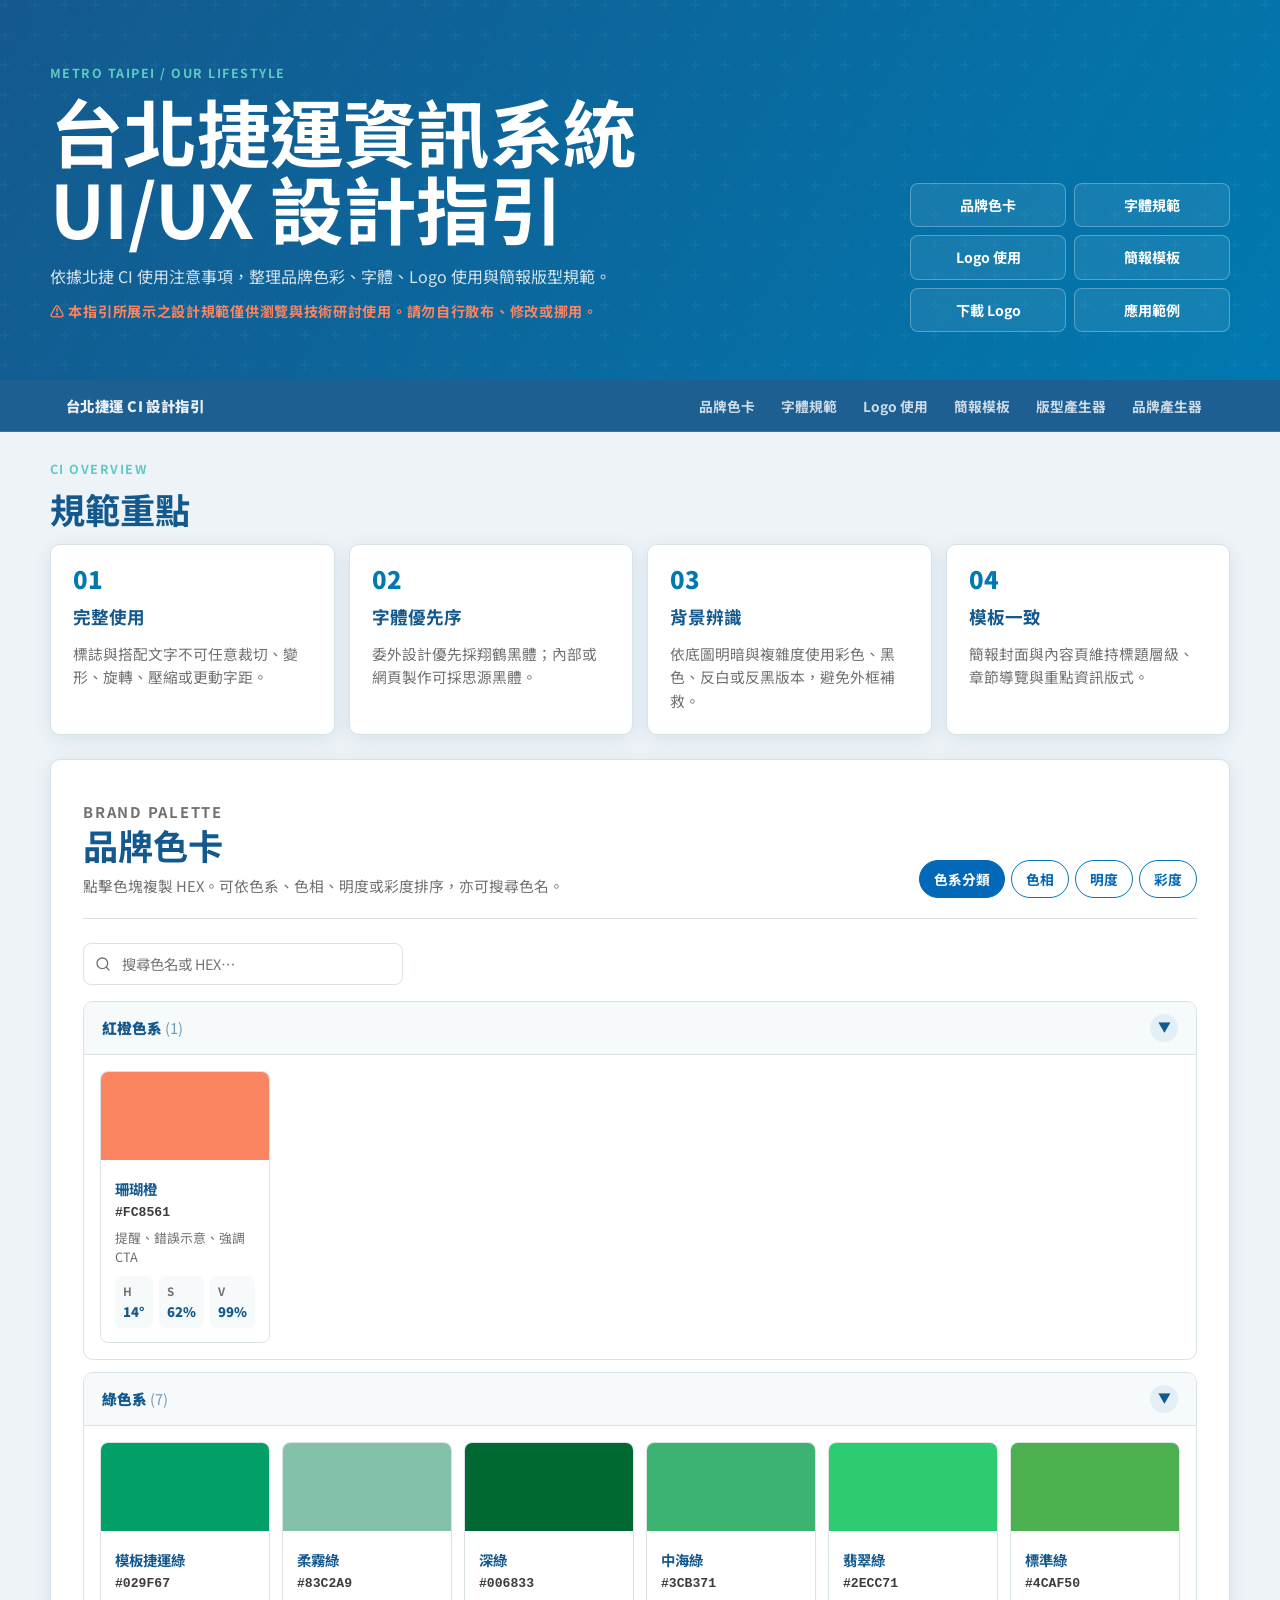
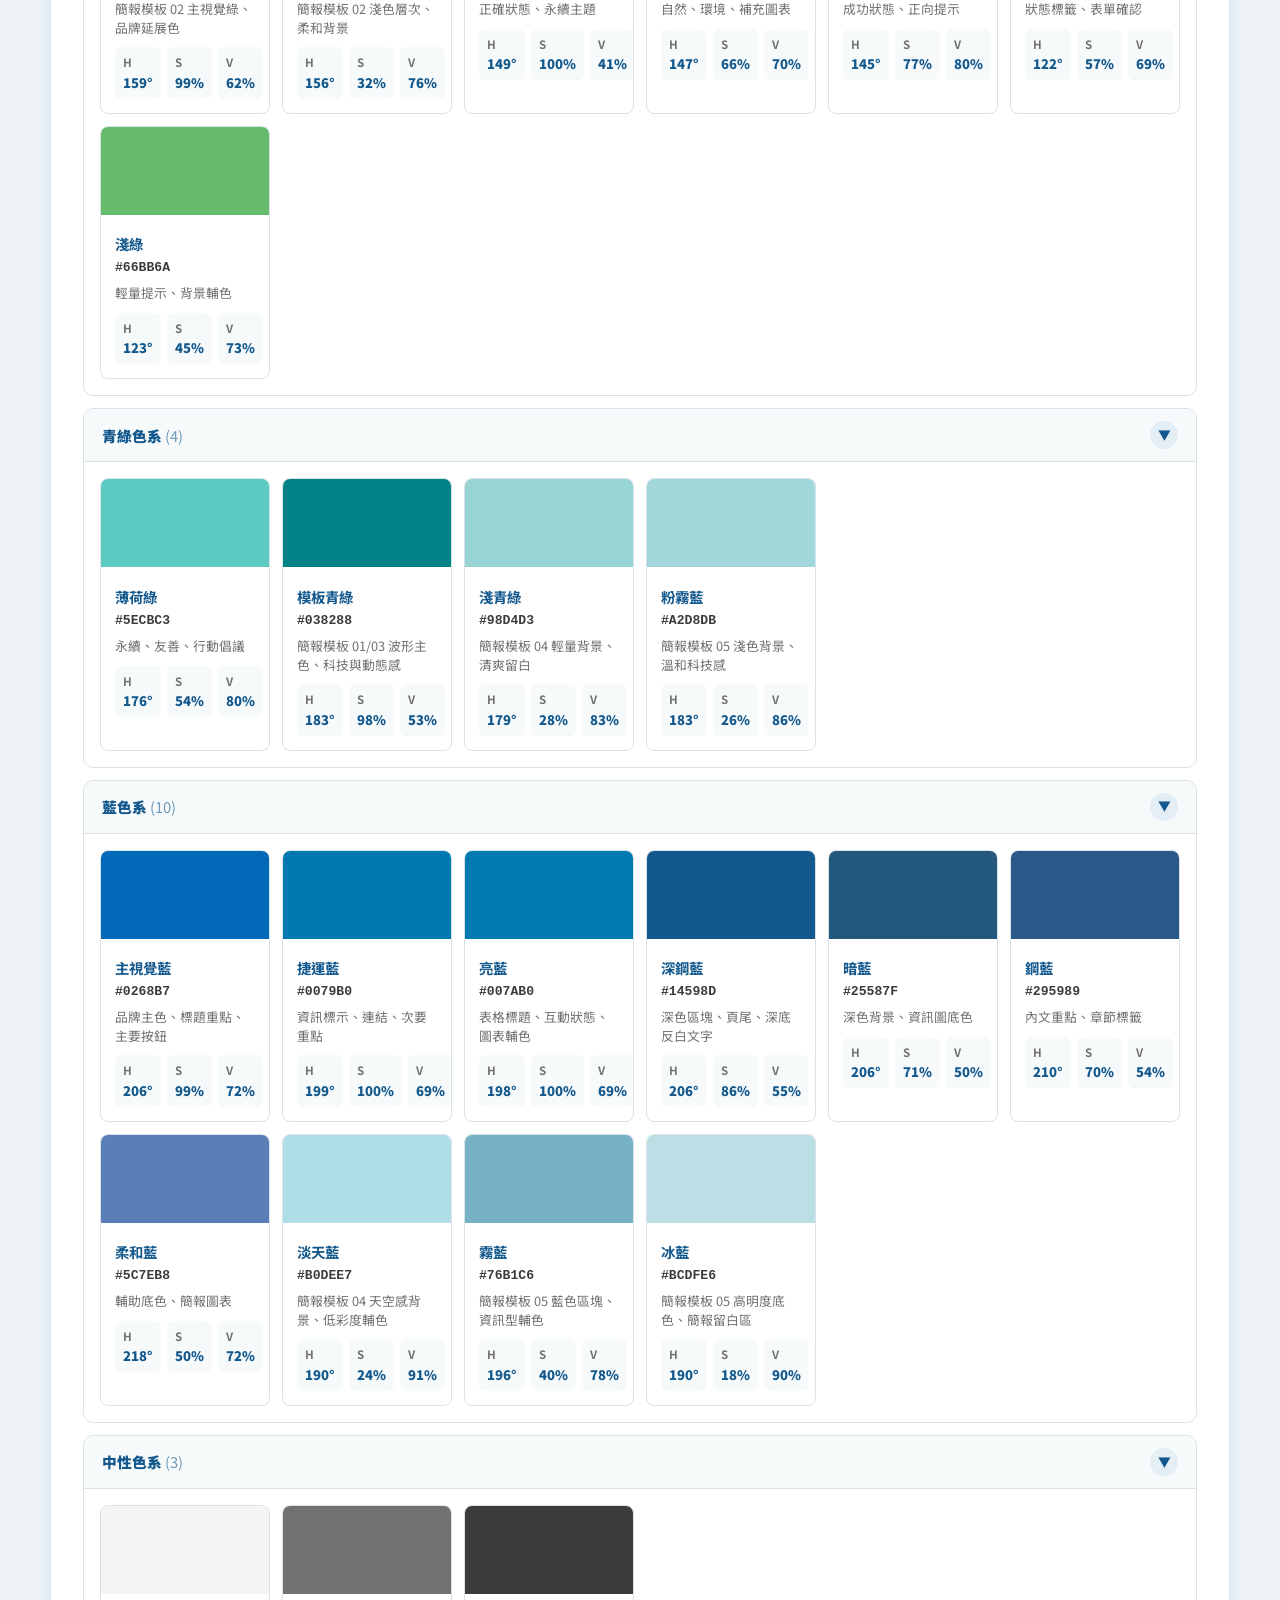
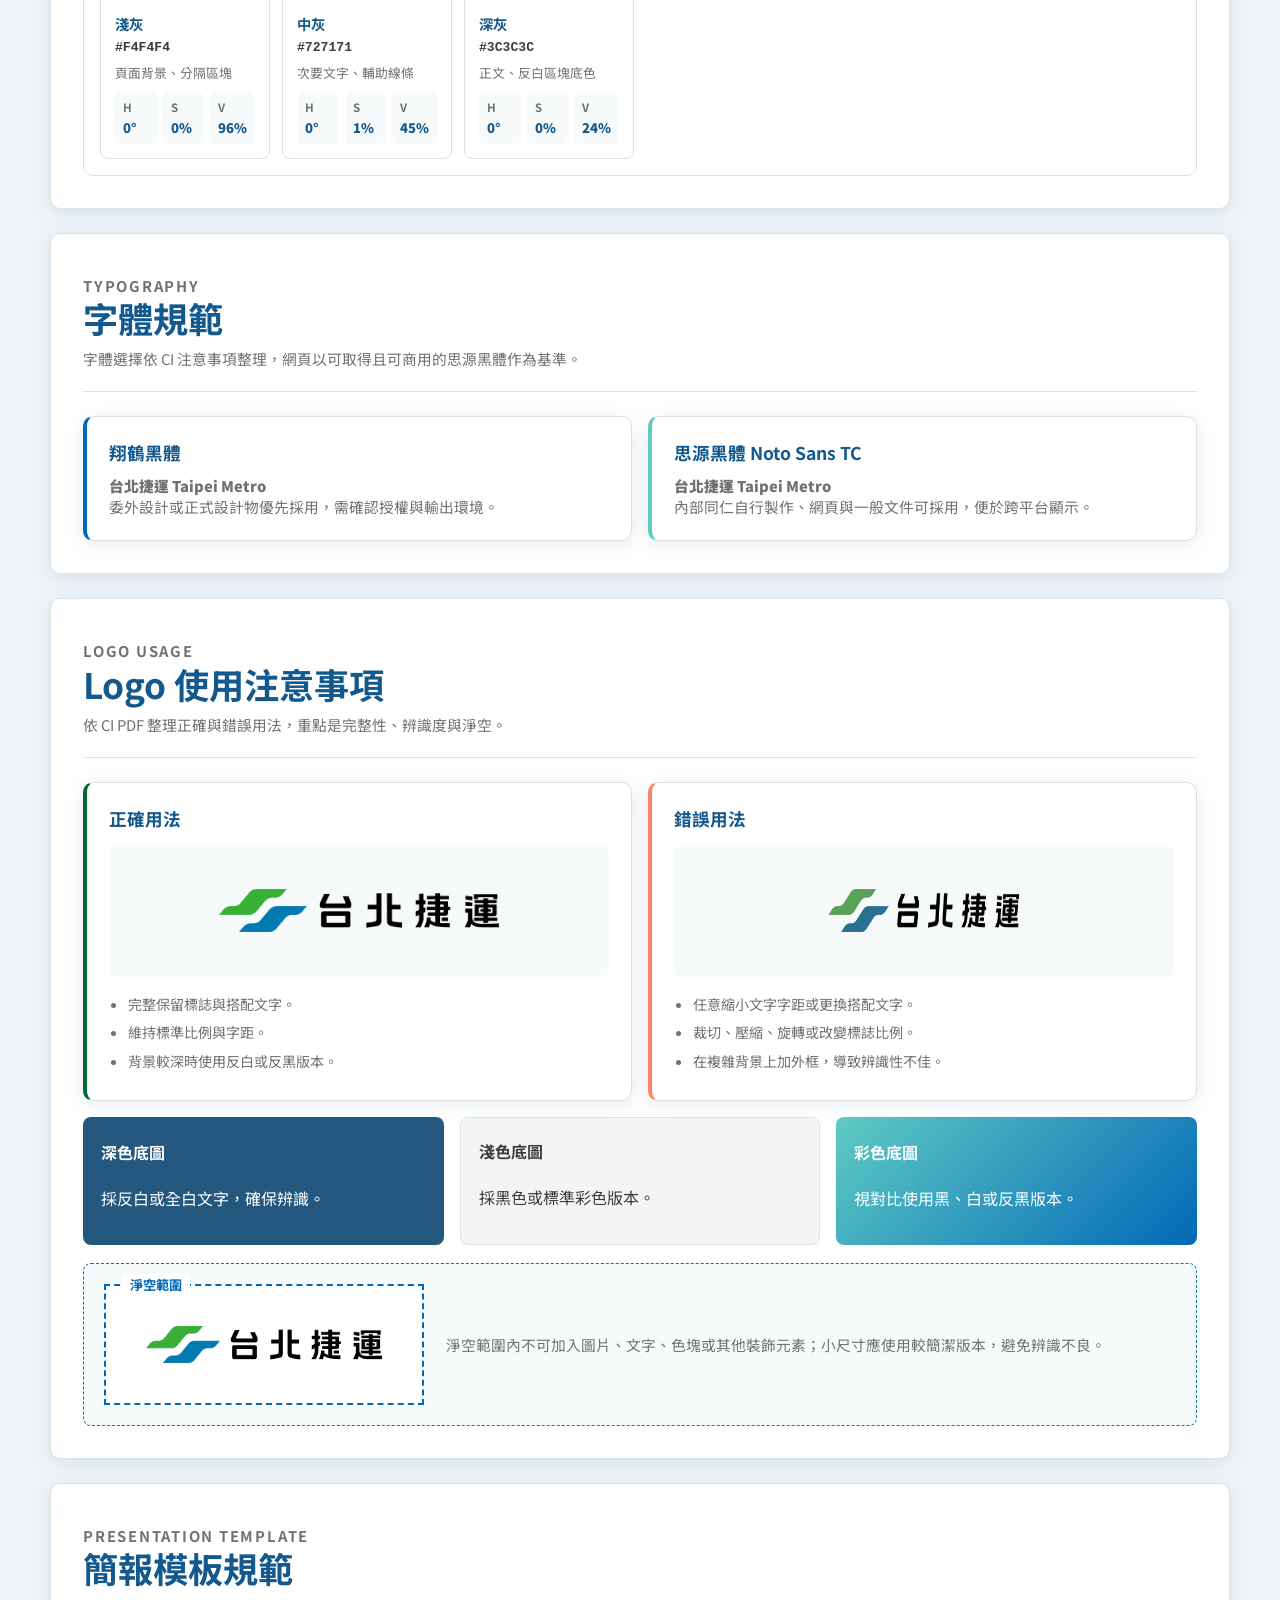
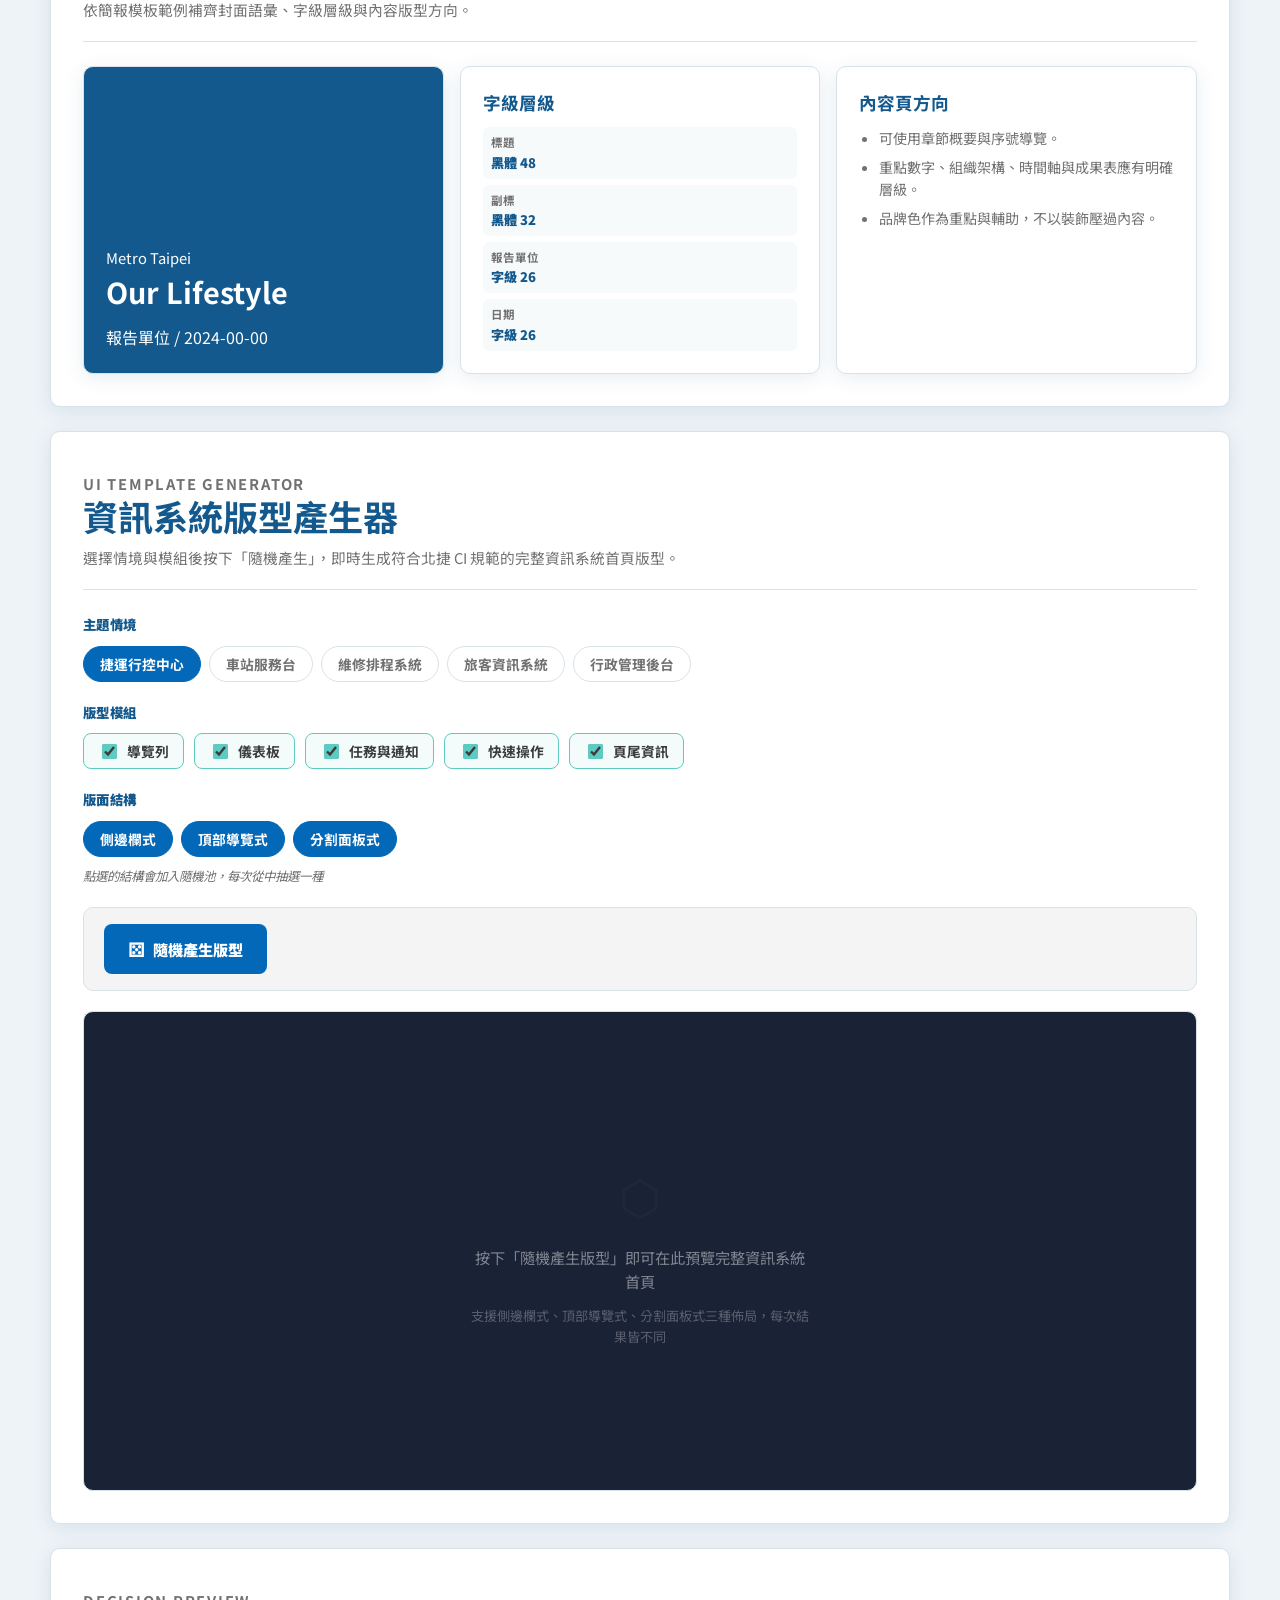
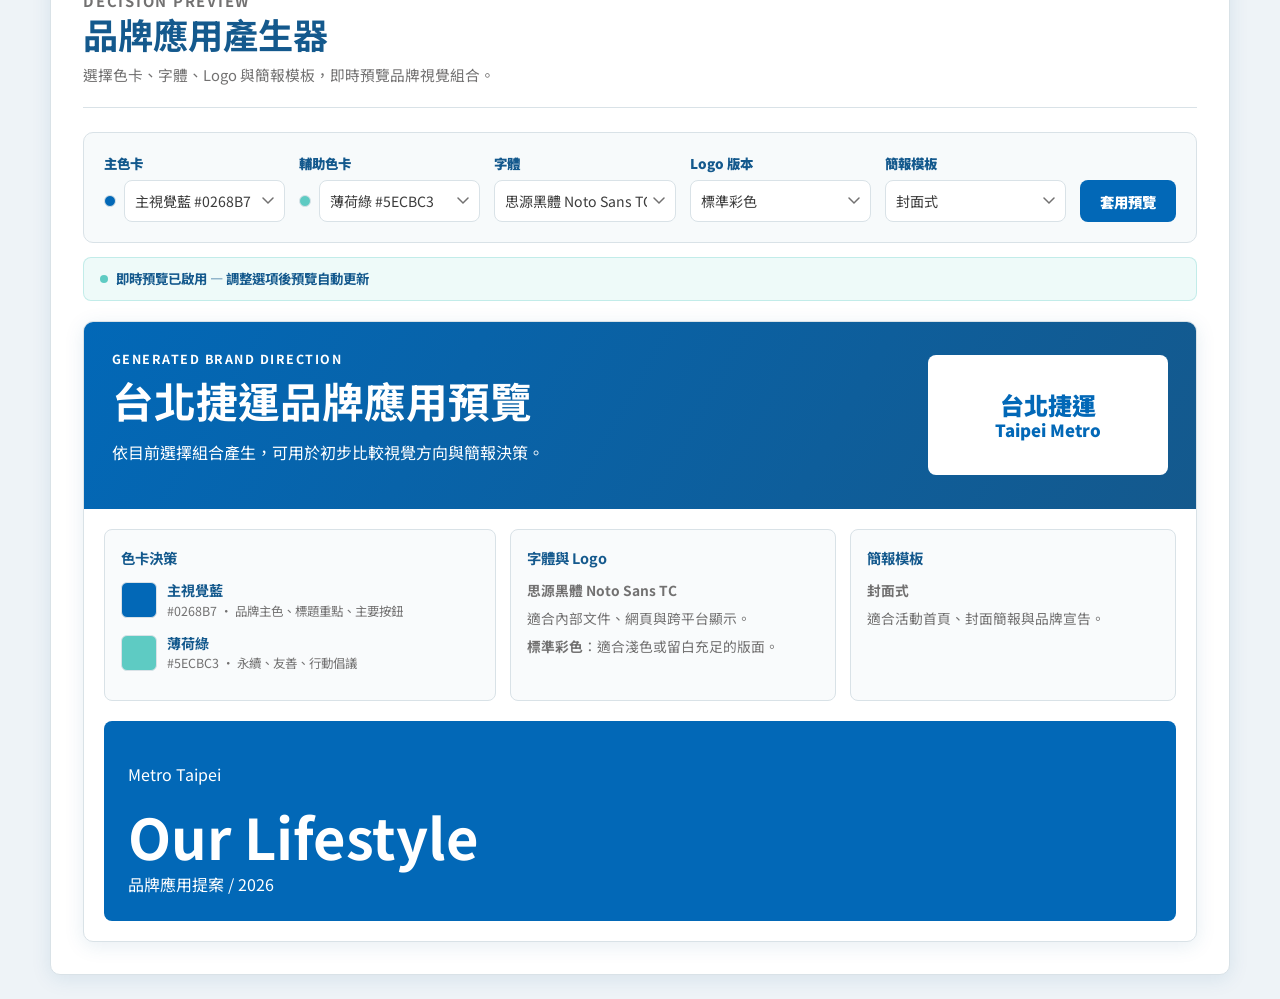
<file: index.html>
<!DOCTYPE html>
<html lang="zh-Hant-TW">
<head>
    <meta charset="UTF-8">
    <meta name="viewport" content="width=device-width, initial-scale=1.0">
    <meta name="description" content="台北捷運資訊系統 UI/UX 字體與色彩設計指引">
    <title>台北捷運資訊系統 UI/UX 字體與色彩設計指引</title>
    <link rel="preconnect" href="https://fonts.googleapis.com">
    <link rel="preconnect" href="https://fonts.gstatic.com" crossorigin>
    <link href="https://fonts.googleapis.com/css2?family=Noto+Sans+TC:wght@400;500;700;900&display=swap" rel="stylesheet">
    <link rel="stylesheet" href="./style.css">
</head>
<body>

    <!-- Reading Progress Bar -->
    <div id="progress-bar" role="progressbar" aria-label="閱讀進度" aria-valuenow="0" aria-valuemin="0" aria-valuemax="100"></div>

    <!-- Header -->
    <header class="site-header">
        <div class="container header-layout">
            <div>
                <p class="eyebrow">Metro Taipei / Our Lifestyle</p>
                <h1>台北捷運資訊系統<br>UI/UX 設計指引</h1>
                <p class="lead">依據北捷 CI 使用注意事項，整理品牌色彩、字體、Logo 使用與簡報版型規範。</p>
                <div class="site-warning-banner" role="alert">
                    ⚠️ 本指引所展示之設計規範僅供瀏覽與技術研討使用。請勿自行散布、修改或挪用。
                </div>
            </div>
            <nav class="quick-links" aria-label="快速導覽">
                <a href="#colors">品牌色卡</a>
                <a href="#font-guidelines">字體規範</a>
                <a href="#logo-rules">Logo 使用</a>
                <a href="#presentation">簡報模板</a>
                <a href="./files/TRTC_logo.7z" download>下載 Logo</a>
                <a href="./ai_agent_best_practices/ai_agent_best_practices.html">應用範例</a>
            </nav>
        </div>
    </header>

    <!-- Sticky Navigation -->
    <nav class="sticky-nav" aria-label="章節導覽">
        <div class="container">
            <span class="nav-brand">台北捷運 CI 設計指引</span>
            <div class="nav-links">
                <a href="#colors" data-section="colors">品牌色卡</a>
                <a href="#font-guidelines" data-section="font-guidelines">字體規範</a>
                <a href="#logo-rules" data-section="logo-rules">Logo 使用</a>
                <a href="#presentation" data-section="presentation">簡報模板</a>
                <a href="#layout-generator" data-section="layout-generator">版型產生器</a>
                <a href="#decision-generator" data-section="decision-generator">品牌產生器</a>
            </div>
        </div>
    </nav>

    <main class="container">

        <!-- Overview -->
        <section class="overview-grid" aria-labelledby="overview-title">
            <div class="section-heading">
                <p class="eyebrow">CI Overview</p>
                <h2 id="overview-title">規範重點</h2>
            </div>
            <article class="summary-card reveal">
                <span class="summary-index">01</span>
                <h3>完整使用</h3>
                <p>標誌與搭配文字不可任意裁切、變形、旋轉、壓縮或更動字距。</p>
            </article>
            <article class="summary-card reveal">
                <span class="summary-index">02</span>
                <h3>字體優先序</h3>
                <p>委外設計優先採翔鶴黑體；內部或網頁製作可採思源黑體。</p>
            </article>
            <article class="summary-card reveal">
                <span class="summary-index">03</span>
                <h3>背景辨識</h3>
                <p>依底圖明暗與複雜度使用彩色、黑色、反白或反黑版本，避免外框補救。</p>
            </article>
            <article class="summary-card reveal">
                <span class="summary-index">04</span>
                <h3>模板一致</h3>
                <p>簡報封面與內容頁維持標題層級、章節導覽與重點資訊版式。</p>
            </article>
        </section>

        <!-- Brand Colors -->
        <section id="colors" class="panel reveal" aria-labelledby="colors-title">
            <div class="panel-header">
                <div>
                    <p class="eyebrow">Brand Palette</p>
                    <h2 id="colors-title">品牌色卡</h2>
                    <p>點擊色塊複製 HEX。可依色系、色相、明度或彩度排序，亦可搜尋色名。</p>
                </div>
                <div class="toolbar" role="group" aria-label="色卡排序">
                    <button class="sort-btn active" type="button" data-sort="category">色系分類</button>
                    <button class="sort-btn" type="button" data-sort="hue">色相</button>
                    <button class="sort-btn" type="button" data-sort="brightness">明度</button>
                    <button class="sort-btn" type="button" data-sort="saturation">彩度</button>
                </div>
            </div>
            <div class="color-search-wrap">
                <svg width="16" height="16" viewBox="0 0 24 24" fill="none" stroke="currentColor" stroke-width="2" stroke-linecap="round" stroke-linejoin="round" aria-hidden="true">
                    <circle cx="11" cy="11" r="8"/><line x1="21" y1="21" x2="16.65" y2="16.65"/>
                </svg>
                <input type="search" id="color-search" placeholder="搜尋色名或 HEX…" aria-label="搜尋顏色" autocomplete="off">
                <span class="color-count" id="color-count" aria-live="polite"></span>
            </div>
            <div id="color-display" class="color-display" aria-live="polite"></div>
        </section>

        <!-- Typography -->
        <section id="font-guidelines" class="panel reveal" aria-labelledby="font-title">
            <div class="panel-header">
                <div>
                    <p class="eyebrow">Typography</p>
                    <h2 id="font-title">字體規範</h2>
                    <p>字體選擇依 CI 注意事項整理，網頁以可取得且可商用的思源黑體作為基準。</p>
                </div>
            </div>
            <div class="two-column">
                <article class="rule-card accent-blue">
                    <h3>翔鶴黑體</h3>
                    <p class="font-sample">台北捷運 Taipei Metro</p>
                    <p>委外設計或正式設計物優先採用，需確認授權與輸出環境。</p>
                </article>
                <article class="rule-card accent-green">
                    <h3>思源黑體 Noto Sans TC</h3>
                    <p class="font-sample noto">台北捷運 Taipei Metro</p>
                    <p>內部同仁自行製作、網頁與一般文件可採用，便於跨平台顯示。</p>
                </article>
            </div>
        </section>

        <!-- Logo Usage -->
        <section id="logo-rules" class="panel reveal" aria-labelledby="logo-title">
            <div class="panel-header">
                <div>
                    <p class="eyebrow">Logo Usage</p>
                    <h2 id="logo-title">Logo 使用注意事項</h2>
                    <p>依 CI PDF 整理正確與錯誤用法，重點是完整性、辨識度與淨空。</p>
                </div>
            </div>
            <div class="rules-grid">
                <article class="rule-card correct">
                    <h3>正確用法</h3>
                    <div class="logo-stage standard-logo">
                        <img class="logo-image" src="./files/台北捷運品牌標誌-中文橫式-大_彩色.png" alt="台北捷運品牌標誌中文橫式彩色版">
                    </div>
                    <ul>
                        <li>完整保留標誌與搭配文字。</li>
                        <li>維持標準比例與字距。</li>
                        <li>背景較深時使用反白或反黑版本。</li>
                    </ul>
                </article>
                <article class="rule-card incorrect">
                    <h3>錯誤用法</h3>
                    <div class="logo-stage distorted-logo">
                        <img class="logo-image" src="./files/台北捷運品牌標誌-中文橫式-大_彩色.png" alt="錯誤示意：被壓縮變形的台北捷運品牌標誌">
                    </div>
                    <ul>
                        <li>任意縮小文字字距或更換搭配文字。</li>
                        <li>裁切、壓縮、旋轉或改變標誌比例。</li>
                        <li>在複雜背景上加外框，導致辨識性不佳。</li>
                    </ul>
                </article>
            </div>
            <div class="usage-grid" style="margin-top:16px" aria-label="背景色使用示意">
                <article class="usage-card dark-bg">
                    <h3>深色底圖</h3>
                    <p>採反白或全白文字，確保辨識。</p>
                </article>
                <article class="usage-card light-bg">
                    <h3>淺色底圖</h3>
                    <p>採黑色或標準彩色版本。</p>
                </article>
                <article class="usage-card brand-bg">
                    <h3>彩色底圖</h3>
                    <p>視對比使用黑、白或反黑版本。</p>
                </article>
            </div>
            <div class="safe-area-demo">
                <div class="safe-area-box">
                    <img class="logo-image safe-logo" src="./files/台北捷運品牌標誌-中文橫式-大_彩色.png" alt="台北捷運品牌標誌淨空範圍示意">
                </div>
                <p>淨空範圍內不可加入圖片、文字、色塊或其他裝飾元素；小尺寸應使用較簡潔版本，避免辨識不良。</p>
            </div>
        </section>

        <!-- Presentation Template -->
        <section id="presentation" class="panel reveal" aria-labelledby="presentation-title">
            <div class="panel-header">
                <div>
                    <p class="eyebrow">Presentation Template</p>
                    <h2 id="presentation-title">簡報模板規範</h2>
                    <p>依簡報模板範例補齊封面語彙、字級層級與內容版型方向。</p>
                </div>
            </div>
            <div class="presentation-grid">
                <article class="slide-card cover-slide">
                    <p>Metro Taipei</p>
                    <h3>Our Lifestyle</h3>
                    <span>報告單位 / 2024-00-00</span>
                </article>
                <article class="slide-card">
                    <h3>字級層級</h3>
                    <dl class="spec-list">
                        <div><dt>標題</dt><dd>黑體 48</dd></div>
                        <div><dt>副標</dt><dd>黑體 32</dd></div>
                        <div><dt>報告單位</dt><dd>字級 26</dd></div>
                        <div><dt>日期</dt><dd>字級 26</dd></div>
                    </dl>
                </article>
                <article class="slide-card">
                    <h3>內容頁方向</h3>
                    <ul>
                        <li>可使用章節概要與序號導覽。</li>
                        <li>重點數字、組織架構、時間軸與成果表應有明確層級。</li>
                        <li>品牌色作為重點與輔助，不以裝飾壓過內容。</li>
                    </ul>
                </article>
            </div>
        </section>

        <!-- Layout Generator -->
        <section id="layout-generator" class="panel layout-gen-panel reveal" aria-labelledby="layout-gen-title">
            <div class="panel-header">
                <div>
                    <p class="eyebrow">UI Template Generator</p>
                    <h2 id="layout-gen-title">資訊系統版型產生器</h2>
                    <p>選擇情境與模組後按下「隨機產生」，即時生成符合北捷 CI 規範的完整資訊系統首頁版型。</p>
                </div>
            </div>

            <!-- Controls -->
            <div class="lgen-controls">
                <div class="lgen-control-group">
                    <p class="lgen-group-label">主題情境</p>
                    <div class="lgen-seed-row" id="lgen-seeds">
                        <button class="lgen-seed active" data-seed="ops">捷運行控中心</button>
                        <button class="lgen-seed" data-seed="station">車站服務台</button>
                        <button class="lgen-seed" data-seed="maintenance">維修排程系統</button>
                        <button class="lgen-seed" data-seed="passenger">旅客資訊系統</button>
                        <button class="lgen-seed" data-seed="admin">行政管理後台</button>
                    </div>
                </div>
                <div class="lgen-control-group">
                    <p class="lgen-group-label">版型模組</p>
                    <div class="lgen-module-row" id="lgen-modules">
                        <label class="lgen-module-check"><input type="checkbox" value="nav" checked><span>導覽列</span></label>
                        <label class="lgen-module-check"><input type="checkbox" value="dashboard" checked><span>儀表板</span></label>
                        <label class="lgen-module-check"><input type="checkbox" value="tasks" checked><span>任務與通知</span></label>
                        <label class="lgen-module-check"><input type="checkbox" value="actions" checked><span>快速操作</span></label>
                        <label class="lgen-module-check"><input type="checkbox" value="footer" checked><span>頁尾資訊</span></label>
                    </div>
                </div>
                <div class="lgen-control-group">
                    <p class="lgen-group-label">版面結構</p>
                    <div class="lgen-seed-row" id="lgen-layouts">
                        <button class="lgen-seed active" data-layout="sidebar">側邊欄式</button>
                        <button class="lgen-seed active" data-layout="topnav">頂部導覽式</button>
                        <button class="lgen-seed active" data-layout="split">分割面板式</button>
                    </div>
                    <p class="lgen-layout-hint">點選的結構會加入隨機池，每次從中抽選一種</p>
                </div>
            </div>

            <div class="lgen-actions">
                <button class="lgen-generate-btn" id="lgen-generate-btn" type="button">
                    <span class="lgen-dice">⚄</span> 隨機產生版型
                </button>
                <button class="lgen-copy-btn" id="lgen-copy-btn" type="button" style="display:none">
                    複製 HTML
                </button>
                <span class="lgen-badge" id="lgen-badge" style="display:none"></span>
            </div>

            <!-- Preview -->
            <div class="lgen-preview-wrap" id="lgen-preview-wrap">
                <div class="lgen-empty" id="lgen-empty">
                    <div class="lgen-empty-icon">⬡</div>
                    <p>按下「隨機產生版型」即可在此預覽完整資訊系統首頁</p>
                    <p class="lgen-empty-sub">支援側邊欄式、頂部導覽式、分割面板式三種佈局，每次結果皆不同</p>
                </div>
                <div class="lgen-browser" id="lgen-browser" style="display:none">
                    <div class="lgen-browser-bar">
                        <span class="lgen-dot r"></span><span class="lgen-dot y"></span><span class="lgen-dot g"></span>
                        <span class="lgen-browser-url" id="lgen-browser-url">trtc-system.taipei.gov.tw</span>
                    </div>
                    <iframe id="lgen-frame" title="版型預覽" sandbox="allow-same-origin" scrolling="yes"></iframe>
                </div>
            </div>
        </section>

        <!-- Brand Generator -->
        <section id="decision-generator" class="panel generator-panel reveal" aria-labelledby="generator-title">
            <div class="panel-header">
                <div>
                    <p class="eyebrow">Decision Preview</p>
                    <h2 id="generator-title">品牌應用產生器</h2>
                    <p>選擇色卡、字體、Logo 與簡報模板，即時預覽品牌視覺組合。</p>
                </div>
            </div>
            <form class="generator-form" id="brand-generator-form" aria-label="品牌組合設定">
                <div class="form-field">
                    <label for="primaryColor">主色卡</label>
                    <div class="select-wrap">
                        <span class="select-dot" id="primary-dot" aria-hidden="true"></span>
                        <select id="primaryColor" name="primaryColor"></select>
                    </div>
                </div>
                <div class="form-field">
                    <label for="accentColor">輔助色卡</label>
                    <div class="select-wrap">
                        <span class="select-dot" id="accent-dot" aria-hidden="true"></span>
                        <select id="accentColor" name="accentColor"></select>
                    </div>
                </div>
                <div class="form-field">
                    <label for="fontChoice">字體</label>
                    <select id="fontChoice" name="fontChoice">
                        <option value="noto">思源黑體 Noto Sans TC</option>
                        <option value="sho">翔鶴黑體</option>
                    </select>
                </div>
                <div class="form-field">
                    <label for="logoChoice">Logo 版本</label>
                    <select id="logoChoice" name="logoChoice">
                        <option value="standard">標準彩色</option>
                        <option value="reverse">深色底反白</option>
                        <option value="black">淺色底黑字</option>
                    </select>
                </div>
                <div class="form-field">
                    <label for="templateChoice">簡報模板</label>
                    <select id="templateChoice" name="templateChoice">
                        <option value="cover">封面式</option>
                        <option value="agenda">章節概要式</option>
                        <option value="metrics">重點數據式</option>
                    </select>
                </div>
                <button class="generate-btn" type="submit">套用預覽</button>
            </form>
            <div class="preview-status" id="preview-status" aria-live="polite">即時預覽已啟用 — 調整選項後預覽自動更新</div>
            <div class="generated-preview" id="generated-preview" aria-live="polite"></div>
        </section>

    </main>

    <!-- Toast Container -->
    <div id="toast-container" aria-live="polite" aria-atomic="true"></div>

    <!-- Back to top -->
    <button id="back-to-top" type="button" aria-label="回到最上方">↑</button>

    <script src="./app.js"></script>
</body>
</html>
</file>
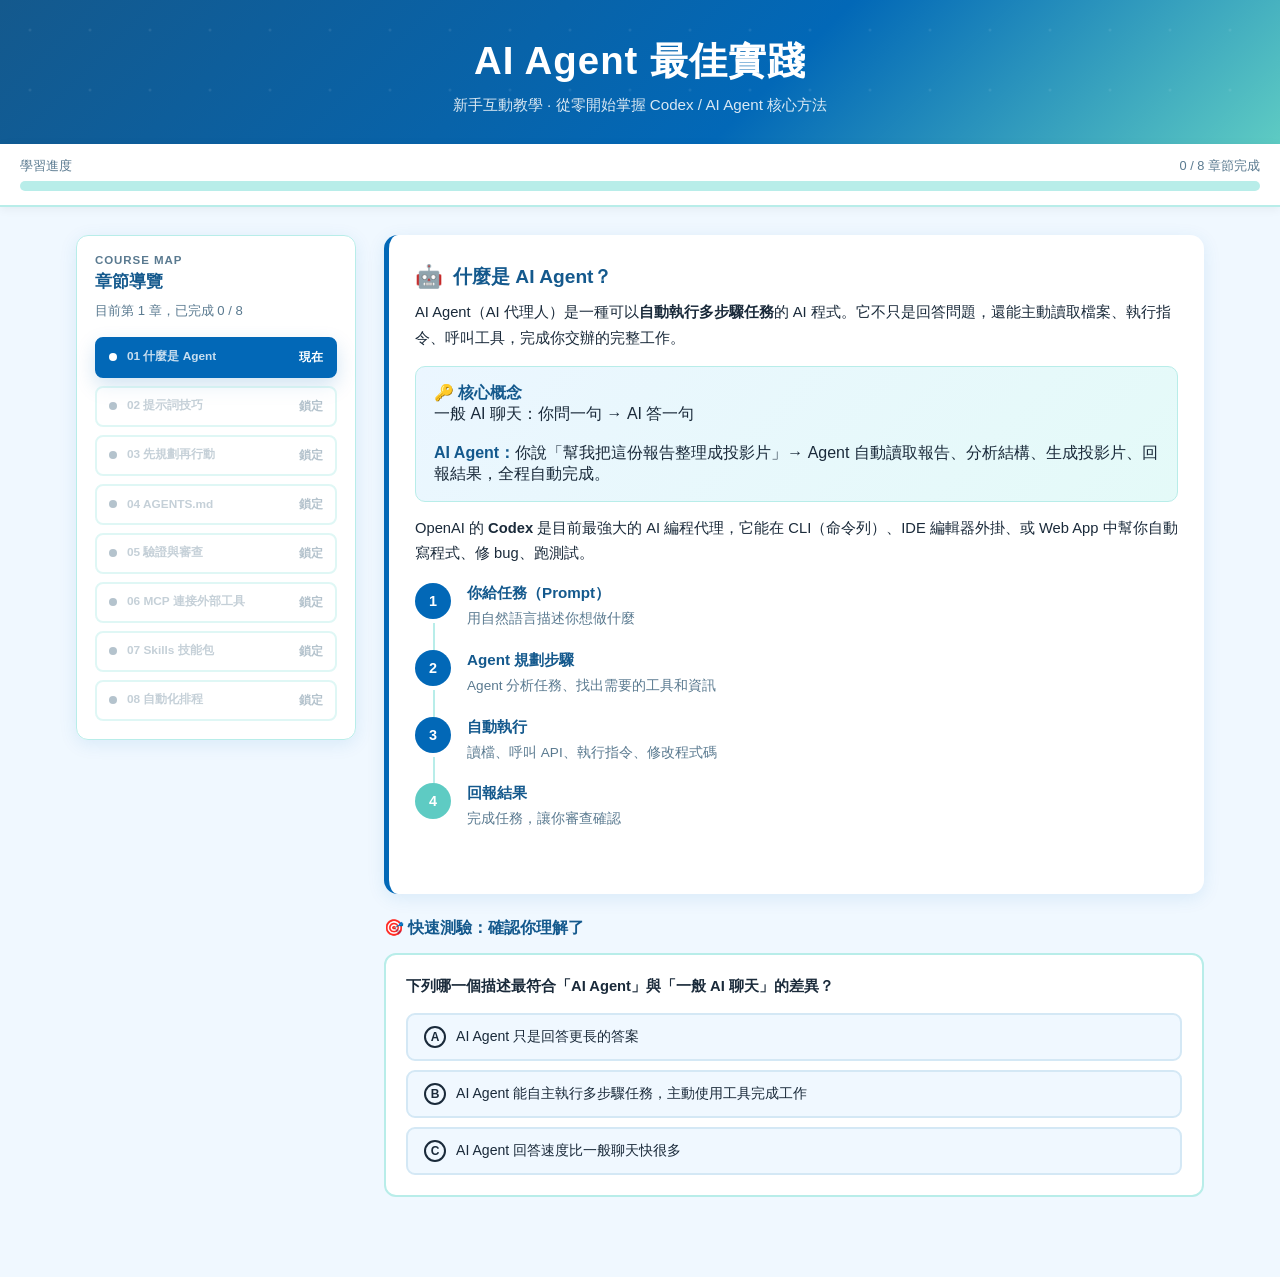
<file: ai_agent_best_practices/ai_agent_best_practices.html>
<!DOCTYPE html>
<html lang="zh-Hant-TW">
<head>
<meta charset="UTF-8">
<meta name="viewport" content="width=device-width, initial-scale=1.0">
<title>AI Agent 最佳實踐 — 新手互動教學</title>
<style>
  :root {
    --navy:   #14598D;
    --blue:   #0268B7;
    --mint:   #5ECBC3;
    --mint-lt:#B8EDE9;
    --bg:     #F0F8FF;
    --white:  #FFFFFF;
    --text:   #1A2A3A;
    --muted:  #5A7A90;
    --warn:   #E8943A;
    --success:#27AE6E;
    --error:  #D64045;
    --card-shadow: 0 4px 18px rgba(2,104,183,0.10);
    --radius: 14px;
  }

  *, *::before, *::after { box-sizing: border-box; margin: 0; padding: 0; }

  body {
    font-family: 'Microsoft JhengHei', '微軟正黑體', 'Noto Sans TC', sans-serif;
    background: var(--bg);
    color: var(--text);
    min-height: 100vh;
  }

  /* ── HEADER ── */
  header {
    background: linear-gradient(135deg, var(--navy) 0%, var(--blue) 60%, var(--mint) 100%);
    color: var(--white);
    padding: 36px 24px 28px;
    text-align: center;
    position: relative;
    overflow: hidden;
  }
  header::before {
    content: '';
    position: absolute; inset: 0;
    background: url("data:image/svg+xml,%3Csvg width='60' height='60' viewBox='0 0 60 60' xmlns='http://www.w3.org/2000/svg'%3E%3Ccircle cx='30' cy='30' r='1.5' fill='rgba(255,255,255,0.08)'/%3E%3C/svg%3E") repeat;
  }
  header h1 { font-size: clamp(1.5rem, 4vw, 2.4rem); font-weight: 700; position: relative; letter-spacing: 1px; }
  header p  { font-size: .95rem; opacity:.85; margin-top:8px; position: relative; }
  .badge-row { display:flex; gap:10px; justify-content:center; margin-top:14px; flex-wrap:wrap; position:relative; }
  .badge { background:rgba(255,255,255,.18); border:1px solid rgba(255,255,255,.35); border-radius:20px; padding:4px 14px; font-size:.78rem; }

  /* ── PROGRESS BAR ── */
  #progress-wrap { background:var(--white); padding:14px 20px; border-bottom:2px solid var(--mint-lt); position:sticky; top:0; z-index:100; box-shadow: 0 2px 10px rgba(0,0,0,.06); }
  .prog-label { font-size:.8rem; color:var(--muted); margin-bottom:6px; display:flex; justify-content:space-between; }
  .prog-bar-bg { background:var(--mint-lt); border-radius:10px; height:10px; }
  .prog-bar-fill { background: linear-gradient(90deg, var(--blue), var(--mint)); border-radius:10px; height:10px; transition:width .5s ease; width:0%; }

  /* ── LAYOUT ── */
  .learning-shell {
    width:min(1180px, 100%);
    margin:0 auto;
    padding:28px 20px 64px;
    display:grid;
    grid-template-columns: 280px minmax(0, 820px);
    gap:28px;
    align-items:start;
    justify-content:center;
  }
  .container { min-width:0; }
  .course-sidebar { position:relative; }
  .sidebar-sticky {
    position:sticky;
    top:86px;
    background:rgba(255,255,255,.94);
    border:1px solid var(--mint-lt);
    border-radius:12px;
    box-shadow:var(--card-shadow);
    padding:18px;
  }
  .sidebar-kicker {
    color:var(--muted);
    font-size:.72rem;
    font-weight:700;
    letter-spacing:.08em;
    text-transform:uppercase;
  }
  .sidebar-title {
    color:var(--navy);
    font-size:1.05rem;
    font-weight:800;
    margin-top:4px;
  }
  .sidebar-status {
    margin-top:8px;
    color:var(--muted);
    font-size:.82rem;
    line-height:1.5;
  }

  /* ── CHAPTER NAV ── */
  .chapter-nav { display:grid; gap:8px; margin-top:16px; }
  .chapter-btn {
    width:100%; padding:10px 12px; border-radius:8px; font-size:.84rem; font-weight:700; cursor:pointer;
    border:2px solid var(--mint-lt); background:var(--white); color:var(--muted);
    transition:all .25s; display:grid; grid-template-columns:auto 1fr auto; align-items:center; gap:10px;
    text-align:left;
  }
  .chapter-btn:hover:not(.locked) { border-color:var(--blue); background:#EBF6FF; color:var(--navy); }
  .chapter-btn.active   { background:var(--blue); border-color:var(--blue); color:var(--white); box-shadow:0 8px 20px rgba(2,104,183,.18); }
  .chapter-btn.done     { background:#F0FFFD; border-color:var(--mint); color:var(--navy); }
  .chapter-btn.locked   { opacity:.45; cursor:not-allowed; }
  .chapter-btn .dot { width:8px; height:8px; border-radius:50%; background:currentColor; }
  .chapter-btn .course-step { font-size:.74rem; opacity:.78; white-space:nowrap; }
  .chapter-btn .state-mark { justify-self:end; font-size:.78rem; font-weight:800; }

  /* ── CHAPTER PANEL ── */
  .chapter { display:none; animation: fadeUp .35s ease; }
  .chapter.active { display:block; }
  @keyframes fadeUp { from{opacity:0;transform:translateY(14px)} to{opacity:1;transform:translateY(0)} }

  /* ── CARD ── */
  .card {
    background:var(--white); border-radius:var(--radius); padding:28px 26px;
    box-shadow:var(--card-shadow); margin-bottom:22px;
    border-left: 5px solid var(--blue);
  }
  .card.mint-accent { border-left-color: var(--mint); }
  .card.warn-accent { border-left-color: var(--warn); }

  .card h2 { font-size:1.2rem; color:var(--navy); margin-bottom:10px; display:flex; align-items:center; gap:10px; }
  .card h2 .icon { font-size:1.4rem; }
  .card p, .card li { font-size:.92rem; line-height:1.75; color:var(--text); }
  .card ul, .card ol { padding-left:20px; margin-top:8px; }
  .card li { margin-bottom:6px; }

  /* concept box */
  .concept-box {
    background: linear-gradient(135deg, #EBF6FF, #E4FAF8);
    border:1px solid var(--mint-lt); border-radius:10px; padding:16px 18px; margin:14px 0;
  }
  .concept-box strong { color: var(--navy); }

  /* code-style highlight */
  code {
    background:#EEF6FF; border:1px solid #C4E0F7; border-radius:5px;
    padding:2px 7px; font-family:'Courier New', monospace; font-size:.85rem; color:var(--blue);
  }

  /* tip box */
  .tip {
    background:#FFF8EE; border:1px solid #F5D8A8; border-radius:10px;
    padding:12px 16px; margin:14px 0; font-size:.88rem;
    display:flex; gap:10px; align-items:flex-start;
  }
  .tip .tip-icon { font-size:1.2rem; flex-shrink:0; }

  /* ── QUIZ ── */
  .quiz-section { margin-top:24px; }
  .quiz-section h3 { font-size:1rem; color:var(--navy); margin-bottom:14px; display:flex; align-items:center; gap:8px; }
  .quiz-q { background:var(--white); border:2px solid var(--mint-lt); border-radius:12px; padding:20px; margin-bottom:16px; }
  .quiz-q p { font-size:.92rem; font-weight:600; margin-bottom:14px; line-height:1.6; }
  .options { display:grid; gap:9px; }
  .option-btn {
    text-align:left; padding:11px 16px; border-radius:9px; border:2px solid #D4E8F5;
    background:var(--bg); cursor:pointer; font-size:.88rem; transition:all .2s;
    color:var(--text); display:flex; align-items:center; gap:10px;
  }
  .option-btn:hover:not(:disabled) { border-color:var(--blue); background:#EBF6FF; }
  .option-btn.correct  { border-color:var(--success); background:#EDFAF3; color:#145A34; font-weight:600; }
  .option-btn.wrong    { border-color:var(--error);   background:#FDEAEA; color:#7A1010; }
  .option-btn:disabled { cursor:default; }
  .option-btn .opt-marker { width:22px; height:22px; border-radius:50%; border:2px solid currentColor; display:inline-flex; align-items:center; justify-content:center; font-size:.75rem; font-weight:700; flex-shrink:0; }
  .feedback-msg { font-size:.85rem; margin-top:10px; padding:10px 14px; border-radius:8px; display:none; }
  .feedback-msg.show { display:block; }
  .feedback-msg.ok  { background:#EDFAF3; color:#145A34; border:1px solid #A3E4C2; }
  .feedback-msg.err { background:#FDEAEA; color:#7A1010; border:1px solid #F3AAAA; }

  /* ── NEXT BTN ── */
  .next-btn {
    display:none; width:100%; padding:14px; border-radius:10px; border:none;
    background: linear-gradient(90deg, var(--blue), var(--mint));
    color:var(--white); font-size:1rem; font-weight:700; cursor:pointer;
    margin-top:20px; letter-spacing:.5px; transition:opacity .2s; box-shadow:0 4px 14px rgba(2,104,183,.25);
  }
  .next-btn:hover { opacity:.88; }
  .next-btn.visible { display:block; }

  /* ── SUMMARY ── */
  #summary { text-align:center; padding:20px 0; }
  #summary .trophy { font-size:5rem; margin-bottom:10px; }
  #summary h2 { font-size:1.6rem; color:var(--navy); margin-bottom:8px; }
  #summary p  { color:var(--muted); font-size:.95rem; }
  .score-ring { width:120px; height:120px; margin:22px auto; position:relative; }
  .score-ring svg { transform: rotate(-90deg); }
  .score-ring .ring-bg   { fill:none; stroke:var(--mint-lt); stroke-width:10; }
  .score-ring .ring-fill { fill:none; stroke:var(--mint);    stroke-width:10; stroke-linecap:round; stroke-dasharray:301.6; stroke-dashoffset:301.6; transition:stroke-dashoffset 1s ease; }
  .score-ring .ring-text { position:absolute; inset:0; display:flex; align-items:center; justify-content:center; font-size:1.3rem; font-weight:700; color:var(--navy); }
  .checklist { text-align:left; max-width:420px; margin:18px auto; }
  .checklist li { list-style:none; padding:8px 0; border-bottom:1px solid var(--mint-lt); font-size:.9rem; display:flex; gap:10px; align-items:center; }
  .checklist li::before { content:'✓'; color:var(--mint); font-weight:700; }
  .restart-btn { margin-top:22px; padding:12px 32px; border-radius:10px; border:2px solid var(--blue); background:transparent; color:var(--blue); font-size:.95rem; font-weight:600; cursor:pointer; transition:all .2s; }
  .restart-btn:hover { background:var(--blue); color:var(--white); }

  /* ── STEPMAP ── */
  .stepmap { display:flex; flex-direction:column; gap:0; margin:16px 0; }
  .step-item { display:flex; gap:16px; align-items:flex-start; padding-bottom:20px; position:relative; }
  .step-item:not(:last-child)::before { content:''; position:absolute; left:18px; top:40px; width:2px; height:calc(100% - 20px); background:var(--mint-lt); }
  .step-circle { width:36px; height:36px; border-radius:50%; background:var(--blue); color:var(--white); font-weight:700; font-size:.9rem; display:flex; align-items:center; justify-content:center; flex-shrink:0; }
  .step-body strong { color:var(--navy); font-size:.95rem; }
  .step-body p { font-size:.85rem; color:var(--muted); margin-top:4px; line-height:1.6; }

  /* ── DRAG DROP ── */
  .drag-area { border:2px dashed var(--mint); border-radius:12px; padding:18px; min-height:60px; background:#F7FFFE; margin:10px 0; }
  .drag-area.over { background:var(--mint-lt); }
  .drag-tag {
    display:inline-block; padding:7px 14px; border-radius:20px; background:var(--white); border:2px solid var(--mint);
    font-size:.83rem; cursor:grab; margin:5px; color:var(--navy); font-weight:600; user-select:none;
    transition: box-shadow .15s;
  }
  .drag-tag:active { cursor:grabbing; }
  .drag-tag.placed { opacity:.4; pointer-events:none; }
  .drop-zone { border:2px dashed #CBD9E8; border-radius:8px; min-height:42px; padding:6px; margin-top:8px; background:#F8FBFF; }
  .drop-zone.has-item { border-color:var(--mint); background:var(--mint-lt); }
  .drop-label { font-size:.78rem; color:var(--muted); margin-bottom:4px; }

  /* ── RESPONSIVE ── */
  @media(max-width:860px) {
    #progress-wrap { top:0; }
    .learning-shell {
      display:block;
      padding:0 0 52px;
    }
    .course-sidebar {
      position:sticky;
      top:50px;
      z-index:90;
      background:var(--bg);
      border-bottom:1px solid var(--mint-lt);
      padding:10px 12px;
    }
    .sidebar-sticky {
      position:static;
      border-radius:0;
      border:0;
      box-shadow:none;
      background:transparent;
      padding:0;
    }
    .sidebar-kicker, .sidebar-title { display:none; }
    .sidebar-status {
      margin:0 0 8px;
      padding:0 2px;
      font-size:.76rem;
    }
    .chapter-nav {
      display:flex;
      gap:8px;
      margin:0;
      overflow-x:auto;
      overscroll-behavior-x:contain;
      scroll-snap-type:x proximity;
      -webkit-overflow-scrolling:touch;
      padding-bottom:4px;
    }
    .chapter-btn {
      flex:0 0 auto;
      width:auto;
      min-width:138px;
      grid-template-columns:auto 1fr;
      scroll-snap-align:start;
      white-space:nowrap;
    }
    .chapter-btn .state-mark { display:none; }
    .container { padding:24px 16px 0; }
  }

  @media(max-width:540px) {
    .card { padding:20px 16px; }
    header h1 { font-size:1.4rem; }
    .chapter-btn { font-size:.75rem; padding:8px 10px; min-width:122px; }
  }
</style>
</head>
<body>

<header>
  <h1>AI Agent 最佳實踐</h1>
  <p>新手互動教學 · 從零開始掌握 Codex / AI Agent 核心方法</p>
  <!-- <div class="badge-row">
    <span class="badge">📚 8 個章節</span>
    <span class="badge">🎯 互動測驗</span>
    <span class="badge">🏆 完成獎勵</span>
    <span class="badge">🦞 繁體中文</span>
  </div> -->
</header>

<div id="progress-wrap">
  <div class="prog-label">
    <span>學習進度</span>
    <span id="prog-text">0 / 8 章節完成</span>
  </div>
  <div class="prog-bar-bg"><div class="prog-bar-fill" id="prog-fill"></div></div>
</div>

<div class="learning-shell">
  <aside class="course-sidebar" aria-label="課程章節">
    <div class="sidebar-sticky">
      <div class="sidebar-kicker">Course Map</div>
      <div class="sidebar-title">章節導覽</div>
      <div class="sidebar-status" id="sidebar-status">目前第 1 章，已完成 0 / 8</div>

  <!-- Chapter Nav -->
      <nav class="chapter-nav" id="chapNav" aria-label="章節導覽">
        <button type="button" class="chapter-btn active" data-ch="0" onclick="goChapter(0)" aria-current="true"><span class="dot"></span><span class="course-step">01 什麼是 Agent</span><span class="state-mark">現在</span></button>
        <button type="button" class="chapter-btn locked" data-ch="1" onclick="goChapter(1)" aria-disabled="true"><span class="dot"></span><span class="course-step">02 提示詞技巧</span><span class="state-mark">鎖定</span></button>
        <button type="button" class="chapter-btn locked" data-ch="2" onclick="goChapter(2)" aria-disabled="true"><span class="dot"></span><span class="course-step">03 先規劃再行動</span><span class="state-mark">鎖定</span></button>
        <button type="button" class="chapter-btn locked" data-ch="3" onclick="goChapter(3)" aria-disabled="true"><span class="dot"></span><span class="course-step">04 AGENTS.md</span><span class="state-mark">鎖定</span></button>
        <button type="button" class="chapter-btn locked" data-ch="4" onclick="goChapter(4)" aria-disabled="true"><span class="dot"></span><span class="course-step">05 驗證與審查</span><span class="state-mark">鎖定</span></button>
        <button type="button" class="chapter-btn locked" data-ch="5" onclick="goChapter(5)" aria-disabled="true"><span class="dot"></span><span class="course-step">06 MCP 連接外部工具</span><span class="state-mark">鎖定</span></button>
        <button type="button" class="chapter-btn locked" data-ch="6" onclick="goChapter(6)" aria-disabled="true"><span class="dot"></span><span class="course-step">07 Skills 技能包</span><span class="state-mark">鎖定</span></button>
        <button type="button" class="chapter-btn locked" data-ch="7" onclick="goChapter(7)" aria-disabled="true"><span class="dot"></span><span class="course-step">08 自動化排程</span><span class="state-mark">鎖定</span></button>
      </nav>
    </div>
  </aside>

  <main class="container" id="course-content">

  <!-- ===================== CH0 ===================== -->
  <div class="chapter active" id="ch0">
    <div class="card">
      <h2><span class="icon">🤖</span>什麼是 AI Agent？</h2>
      <p>AI Agent（AI 代理人）是一種可以<strong>自動執行多步驟任務</strong>的 AI 程式。它不只是回答問題，還能主動讀取檔案、執行指令、呼叫工具，完成你交辦的完整工作。</p>
      <div class="concept-box">
        <strong>🔑 核心概念</strong><br>
        一般 AI 聊天：你問一句 → AI 答一句<br><br>
        <strong>AI Agent：</strong>你說「幫我把這份報告整理成投影片」→ Agent 自動讀取報告、分析結構、生成投影片、回報結果，全程自動完成。
      </div>
      <p>OpenAI 的 <strong>Codex</strong> 是目前最強大的 AI 編程代理，它能在 CLI（命令列）、IDE 編輯器外掛、或 Web App 中幫你自動寫程式、修 bug、跑測試。</p>

      <div class="stepmap">
        <div class="step-item">
          <div class="step-circle">1</div>
          <div class="step-body"><strong>你給任務（Prompt）</strong><p>用自然語言描述你想做什麼</p></div>
        </div>
        <div class="step-item">
          <div class="step-circle">2</div>
          <div class="step-body"><strong>Agent 規劃步驟</strong><p>Agent 分析任務、找出需要的工具和資訊</p></div>
        </div>
        <div class="step-item">
          <div class="step-circle">3</div>
          <div class="step-body"><strong>自動執行</strong><p>讀檔、呼叫 API、執行指令、修改程式碼</p></div>
        </div>
        <div class="step-item">
          <div class="step-circle" style="background:var(--mint)">4</div>
          <div class="step-body"><strong>回報結果</strong><p>完成任務，讓你審查確認</p></div>
        </div>
      </div>
    </div>

    <div class="quiz-section">
      <h3>🎯 快速測驗：確認你理解了</h3>
      <div class="quiz-q" id="q0">
        <p>下列哪一個描述最符合「AI Agent」與「一般 AI 聊天」的差異？</p>
        <div class="options">
          <button class="option-btn" onclick="answerQ(0,0,false,'AI Agent 其實就是更強的 AI 聊天，兩者沒有本質區別喔！關鍵是 Agent 能自主執行多步驟任務。')">
            <span class="opt-marker">A</span>AI Agent 只是回答更長的答案
          </button>
          <button class="option-btn" onclick="answerQ(0,1,true,'✅ 完全正確！Agent 的核心是「自主多步驟執行」，它能主動呼叫工具、讀寫檔案完成完整任務。')">
            <span class="opt-marker">B</span>AI Agent 能自主執行多步驟任務，主動使用工具完成工作
          </button>
          <button class="option-btn" onclick="answerQ(0,2,false,'速度不是核心差異。關鍵在於 Agent 能「主動行動」，不只是回答。')">
            <span class="opt-marker">C</span>AI Agent 回答速度比一般聊天快很多
          </button>
        </div>
        <div class="feedback-msg" id="fb0"></div>
      </div>
    </div>
    <button class="next-btn" id="next0" onclick="nextChapter(0)">下一章：提示詞技巧 →</button>
  </div>

  <!-- ===================== CH1 ===================== -->
  <div class="chapter" id="ch1">
    <div class="card">
      <h2><span class="icon">✍️</span>寫出好的提示詞（Prompt）</h2>
      <p>提示詞不需要完美，但越清楚，Agent 的結果越可靠。OpenAI 建議一個好的 Prompt 包含四個要素：</p>

      <div class="concept-box">
        <strong>📋 Prompt 四要素</strong>
        <ul style="margin-top:8px; list-style:none; padding:0;">
          <li style="padding:7px 0; border-bottom:1px solid #C8EDF0">🎯 <strong>Goal（目標）</strong>：你想改什麼或做什麼？</li>
          <li style="padding:7px 0; border-bottom:1px solid #C8EDF0">📁 <strong>Context（脈絡）</strong>：哪些檔案、錯誤訊息、範例是相關的？</li>
          <li style="padding:7px 0; border-bottom:1px solid #C8EDF0">⚙️ <strong>Constraints（限制）</strong>：有哪些規範、架構、安全要求？</li>
          <li style="padding:7px 0;">✅ <strong>Done When（完成條件）</strong>：什麼狀態叫做「完成」？</li>
        </ul>
      </div>

      <p>你也可以根據任務難度調整 Agent 的「推理等級」：</p>
      <ul>
        <li><code>Low</code> — 快速、範圍清楚的小任務</li>
        <li><code>Medium / High</code> — 複雜的修改或 debug</li>
        <li><code>Extra High</code> — 長時間、需要深度推理的任務</li>
      </ul>

      <div class="tip">
        <span class="tip-icon">💡</span>
        <span>在 Codex App 裡，你可以用<strong>語音輸入</strong>來口述任務，不用打字！這對描述複雜需求特別方便。</span>
      </div>
    </div>

    <div class="card mint-accent">
      <h2><span class="icon">📝</span>Prompt 範例對比</h2>
      <p style="font-weight:600; color:var(--error)">❌ 不好的 Prompt：</p>
      <div style="background:#FFF0F0; border-radius:8px; padding:12px; margin:8px 0; font-size:.88rem; border:1px solid #F3AAAA;">幫我修好那個 bug</div>
      <p style="font-weight:600; color:var(--success); margin-top:14px">✅ 好的 Prompt：</p>
      <div style="background:#EDFAF3; border-radius:8px; padding:12px; margin:8px 0; font-size:.88rem; border:1px solid #A3E4C2;">
        <strong>目標：</strong>修正用戶登入失敗的 bug<br>
        <strong>脈絡：</strong>錯誤出現在 <code>auth/login.py</code> 第 42 行，錯誤訊息為 "KeyError: token"<br>
        <strong>限制：</strong>不可修改資料庫 schema，需維持 Python 3.9 相容性<br>
        <strong>完成條件：</strong>所有登入相關的單元測試通過
      </div>
    </div>

    <div class="quiz-section">
      <h3>🎯 快速測驗</h3>
      <div class="quiz-q" id="q1">
        <p>一個好的 Prompt 應包含哪四個要素？（按正確順序排列）</p>
        <div class="options">
          <button class="option-btn" onclick="answerQ(1,0,false,'這些是寫程式用的工具，不是 Prompt 要素。正確的四要素是：目標、脈絡、限制、完成條件。')">
            <span class="opt-marker">A</span>函數名稱、變數宣告、回傳值、錯誤處理
          </button>
          <button class="option-btn" onclick="answerQ(1,1,true,'✅ 完美！Goal + Context + Constraints + Done When 就是 OpenAI 官方建議的 Prompt 四要素。')">
            <span class="opt-marker">B</span>目標（Goal）、脈絡（Context）、限制（Constraints）、完成條件（Done When）
          </button>
          <button class="option-btn" onclick="answerQ(1,2,false,'這些是專案管理的要素，不是 Prompt 的四要素喔！')">
            <span class="opt-marker">C</span>時程、成本、品質、範圍
          </button>
        </div>
        <div class="feedback-msg" id="fb1"></div>
      </div>
    </div>
    <button class="next-btn" id="next1" onclick="nextChapter(1)">下一章：先規劃再行動 →</button>
  </div>

  <!-- ===================== CH2 ===================== -->
  <div class="chapter" id="ch2">
    <div class="card">
      <h2><span class="icon">🗺️</span>先規劃，再行動（Plan First）</h2>
      <p>面對複雜或模糊的任務，<strong>不要急著讓 Agent 直接開始做</strong>，而是先讓它「規劃」再「執行」。這樣可以大幅降低走錯方向的風險。</p>

      <div class="concept-box">
        <strong>🔑 為什麼要先規劃？</strong><br>
        想像你要蓋一棟房子，你不會直接叫工人開始動工，而是先看設計圖、確認需求、再拿到施工許可。AI Agent 也一樣 — 複雜任務需要先形成計畫。
      </div>

      <p>OpenAI 提供三種規劃方式：</p>

      <div class="stepmap">
        <div class="step-item">
          <div class="step-circle" style="background:var(--warn)">1</div>
          <div class="step-body">
            <strong>Plan Mode（規劃模式）</strong>
            <p>最簡單的方式。輸入 <code>/plan</code> 或按 <code>Shift+Tab</code>，Agent 會先提問、整理計畫，再開始寫程式。</p>
          </div>
        </div>
        <div class="step-item">
          <div class="step-circle" style="background:var(--warn)">2</div>
          <div class="step-body">
            <strong>請 Agent 先採訪你</strong>
            <p>告訴 Agent：「請先問我問題，挑戰我的假設，把模糊的想法變成清楚的需求，再開始寫程式。」</p>
          </div>
        </div>
        <div class="step-item">
          <div class="step-circle" style="background:var(--mint); color:var(--navy)">3</div>
          <div class="step-body">
            <strong>PLANS.md 執行計畫模板</strong>
            <p>進階用法：建立一份 PLANS.md 文件，定義多步驟任務的標準執行流程。</p>
          </div>
        </div>
      </div>

      <div class="tip">
        <span class="tip-icon">⚠️</span>
        <span><strong>新手常犯的錯誤：</strong>跳過規劃步驟，直接叫 Agent 執行複雜任務。結果是 Agent 完成了很多工作，但方向是錯的，你要花更多時間修正。</span>
      </div>
    </div>

    <div class="quiz-section">
      <h3>🎯 快速測驗</h3>
      <div class="quiz-q" id="q2">
        <p>當你要請 AI Agent 完成一個「複雜、模糊的任務」時，最佳做法是什麼？</p>
        <div class="options">
          <button class="option-btn" onclick="answerQ(2,0,false,'直接執行可能走錯方向，後來要修正更耗時。複雜任務建議先規劃。')">
            <span class="opt-marker">A</span>直接給任務讓 Agent 開始執行，反正可以事後修正
          </button>
          <button class="option-btn" onclick="answerQ(2,1,false,'一直給更多指令反而會讓 Agent 混亂。規劃比填充資訊更重要。')">
            <span class="opt-marker">B</span>一次給越多細節越好，讓 Agent 沒有疑問
          </button>
          <button class="option-btn" onclick="answerQ(2,2,true,'✅ 正確！使用 /plan 或請 Agent 先規劃，確認方向再執行，可以大幅減少返工。')">
            <span class="opt-marker">C</span>使用 /plan 模式，讓 Agent 先規劃、確認方向，再開始執行
          </button>
        </div>
        <div class="feedback-msg" id="fb2"></div>
      </div>
    </div>
    <button class="next-btn" id="next2" onclick="nextChapter(2)">下一章：AGENTS.md →</button>
  </div>

  <!-- ===================== CH3 ===================== -->
  <div class="chapter" id="ch3">
    <div class="card">
      <h2><span class="icon">📄</span>AGENTS.md — Agent 的說明書</h2>
      <p><code>AGENTS.md</code> 就像是你給 Agent 的「工作手冊」，讓它每次開始工作時都能自動讀取你的期望與規範，不需要每次重複說明。</p>

      <div class="concept-box">
        <strong>🔑 生活比喻</strong><br>
        想像你請了一位新工讀生。你可以每天當面交代他規則，也可以給他一本「公司員工手冊」讓他自行閱讀。<code>AGENTS.md</code> 就是那本手冊 — 一次寫好，Agent 每次都會遵守。
      </div>

      <p>一份好的 AGENTS.md 通常包含：</p>
      <ul>
        <li>📁 <strong>專案結構</strong>：重要資料夾和檔案的說明</li>
        <li>🚀 <strong>如何執行專案</strong>：啟動、測試、建置的指令</li>
        <li>📏 <strong>程式規範</strong>：命名慣例、程式風格</li>
        <li>🚫 <strong>禁止事項</strong>：什麼事 Agent 不可以做</li>
        <li>✅ <strong>完成定義</strong>：什麼叫做一個任務「完成了」</li>
      </ul>

      <div class="tip">
        <span class="tip-icon">⚡</span>
        <span>使用 CLI 指令 <code>/init</code> 可以快速建立一份基礎 AGENTS.md。建立後再根據你的實際需求修改。</span>
      </div>

      <p style="margin-top:14px">AGENTS.md 可以放在多個層級：</p>
      <ul>
        <li><code>~/.codex/AGENTS.md</code> — 你的個人預設（所有專案都適用）</li>
        <li>專案根目錄 — 整個專案的規範</li>
        <li>子資料夾 — 局部的特殊規則（優先度最高）</li>
      </ul>
    </div>

    <div class="quiz-section">
      <h3>🎯 快速測驗</h3>
      <div class="quiz-q" id="q3">
        <p>關於 AGENTS.md，以下哪個說法是正確的？</p>
        <div class="options">
          <button class="option-btn" onclick="answerQ(3,0,false,'AGENTS.md 不是程式碼，它是給 Agent 讀取的說明文件，讓 Agent 了解如何在這個專案工作。')">
            <span class="opt-marker">A</span>AGENTS.md 是一種程式語言，需要特殊語法才能讓 Agent 理解
          </button>
          <button class="option-btn" onclick="answerQ(3,1,false,'AGENTS.md 會自動載入到 Agent 的脈絡中，不需要每次手動貼上。')">
            <span class="opt-marker">B</span>每次使用 Agent 都需要手動把 AGENTS.md 的內容複製貼上到 Prompt
          </button>
          <button class="option-btn" onclick="answerQ(3,2,true,'✅ 正確！AGENTS.md 會自動載入，且可以放在不同層級，越接近當前目錄的檔案優先度越高。')">
            <span class="opt-marker">C</span>AGENTS.md 自動載入到 Agent 脈絡，可放在不同層級，越局部的規則優先度越高
          </button>
        </div>
        <div class="feedback-msg" id="fb3"></div>
      </div>
    </div>
    <button class="next-btn" id="next3" onclick="nextChapter(3)">下一章：驗證與審查 →</button>
  </div>

  <!-- ===================== CH4 ===================== -->
  <div class="chapter" id="ch4">
    <div class="card">
      <h2><span class="icon">🔍</span>驗證與審查 — 不要盲目接受</h2>
      <p>Agent 產出程式碼只是開始，<strong>要求它自我驗證和審查</strong>才是完整的流程。一個好的 AI Agent 工作流程不只是「產生程式碼」，還包括：</p>

      <div class="concept-box">
        <strong>完整的 Agent 工作迴圈</strong><br><br>
        <div style="display:flex; align-items:center; gap:8px; flex-wrap:wrap; font-size:.88rem;">
          <span style="background:var(--blue); color:#fff; border-radius:6px; padding:4px 10px;">撰寫程式碼</span>
          <span>→</span>
          <span style="background:var(--mint); color:var(--navy); border-radius:6px; padding:4px 10px;">撰寫 / 更新測試</span>
          <span>→</span>
          <span style="background:var(--navy); color:#fff; border-radius:6px; padding:4px 10px;">執行測試</span>
          <span>→</span>
          <span style="background:var(--warn); color:#fff; border-radius:6px; padding:4px 10px;">程式碼審查</span>
          <span>→</span>
          <span style="background:var(--success); color:#fff; border-radius:6px; padding:4px 10px;">確認完成</span>
        </div>
      </div>

      <p style="margin-top:14px">你可以在 <strong>AGENTS.md</strong> 或 Prompt 中指定 Agent 必須：</p>
      <ul>
        <li>✅ 為修改的功能撰寫或更新測試</li>
        <li>✅ 執行完整的測試套件</li>
        <li>✅ 通過 lint、型別檢查、格式化</li>
        <li>✅ 最終行為符合任務要求</li>
        <li>✅ 審查 diff，找出可能的 bug 或回歸問題</li>
      </ul>

      <div class="tip">
        <span class="tip-icon">🛠️</span>
        <span>在 Codex App 使用 <code>/review</code> 指令，可以讓 Agent 審查程式碼變更 — 可以針對 PR、未提交的修改，或特定 commit 進行審查。</span>
      </div>

      <div class="tip">
        <span class="tip-icon">🏢</span>
        <span>OpenAI 內部所有的 PR（Pull Request）都由 Codex 進行 100% 的程式碼審查！你也可以在 GitHub 整合中啟用這個功能。</span>
      </div>
    </div>

    <div class="quiz-section">
      <h3>🎯 快速測驗</h3>
      <div class="quiz-q" id="q4">
        <p>Agent 完成程式碼修改後，下一步最應該做什麼？</p>
        <div class="options">
          <button class="option-btn" onclick="answerQ(4,0,false,'直接部署太冒險了！應該先驗證、測試，確保程式碼品質。')">
            <span class="opt-marker">A</span>直接部署到正式環境，反正 AI 不會犯錯
          </button>
          <button class="option-btn" onclick="answerQ(4,1,true,'✅ 正確！要求 Agent 跑測試、做程式碼審查，確認品質後才算完成。這才是完整的工作迴圈。')">
            <span class="opt-marker">B</span>要求 Agent 執行測試、進行程式碼審查，確認沒有 bug 再接受
          </button>
          <button class="option-btn" onclick="answerQ(4,2,false,'直接接受沒有驗證過的程式碼，風險很高。即使是 AI 也可能有錯誤。')">
            <span class="opt-marker">C</span>直接接受 Agent 的輸出，不需要額外驗證
          </button>
        </div>
        <div class="feedback-msg" id="fb4"></div>
      </div>
    </div>
    <button class="next-btn" id="next4" onclick="nextChapter(4)">下一章：MCP 連接外部工具 →</button>
  </div>

  <!-- ===================== CH5 ===================== -->
  <div class="chapter" id="ch5">
    <div class="card">
      <h2><span class="icon">🔗</span>MCP — 連接外部世界</h2>
      <p><strong>MCP（Model Context Protocol）</strong> 是一個開放標準，讓 AI Agent 能連接到外部工具和系統，例如你的資料庫、Slack、GitHub、Jira 等等。</p>

      <div class="concept-box">
        <strong>🔑 生活比喻</strong><br>
        MCP 就像是手機的 App Store — 你可以為你的 AI Agent 安裝「插件」，讓它能存取更多外部資訊和工具，而不只是靠你貼上的文字。
      </div>

      <p>什麼時候應該使用 MCP？</p>
      <ul>
        <li>📦 需要的資訊存在於<strong>程式庫之外</strong>（例如 Jira ticket、資料庫）</li>
        <li>🔄 資料<strong>經常變動</strong>（例如每天的報告、即時數據）</li>
        <li>🔧 需要 Agent <strong>呼叫工具</strong>，而不是靠貼上的指令</li>
        <li>👥 需要跨用戶、跨專案的<strong>可重複整合</strong></li>
      </ul>

      <div class="tip">
        <span class="tip-icon">⚠️</span>
        <span><strong>新手建議：</strong>不要一次接上所有工具！先從 1-2 個最常用的工具開始，找到真正能省時間的整合點，再慢慢擴展。</span>
      </div>

      <p style="margin-top:14px">常見的 MCP 應用場景：</p>
      <ul>
        <li>🐛 讀取 GitHub Issues / Jira Tickets 來修 bug</li>
        <li>📊 連接資料庫查詢即時數據</li>
        <li>💬 整合 Slack 發送通知</li>
        <li>📁 存取 Google Drive 的文件</li>
      </ul>
    </div>

    <div class="quiz-section">
      <h3>🎯 快速測驗</h3>
      <div class="quiz-q" id="q5">
        <p>你想讓 AI Agent 自動讀取最新的 Jira Bug 票，幫你修復程式碼。這種情境最適合使用什麼技術？</p>
        <div class="options">
          <button class="option-btn" onclick="answerQ(5,0,false,'每次複製貼上效率很低，而且會有遺漏或過時資訊的問題。MCP 才是正解。')">
            <span class="opt-marker">A</span>每次手動複製 Jira 票的內容貼到 Prompt 裡
          </button>
          <button class="option-btn" onclick="answerQ(5,1,true,'✅ 完全正確！MCP 就是為了這種「需要連接外部系統」的場景而生，可以讓 Agent 直接存取 Jira 資料。')">
            <span class="opt-marker">B</span>設定 MCP 連接 Jira，讓 Agent 直接存取最新 ticket 資料
          </button>
          <button class="option-btn" onclick="answerQ(5,2,false,'截圖無法被 Agent 自動解析和操作，MCP 是更有效的方式。')">
            <span class="opt-marker">C</span>截圖 Jira 頁面，請 Agent 辨識截圖內容
          </button>
        </div>
        <div class="feedback-msg" id="fb5"></div>
      </div>
    </div>
    <button class="next-btn" id="next5" onclick="nextChapter(5)">下一章：Skills 技能包 →</button>
  </div>

  <!-- ===================== CH6 ===================== -->
  <div class="chapter" id="ch6">
    <div class="card">
      <h2><span class="icon">⚡</span>Skills — 打包你的工作方法</h2>
      <p>當你發現自己<strong>重複使用同樣的 Prompt，或反覆糾正同樣的問題</strong>時，就是時候把它打包成一個 <strong>Skill（技能包）</strong>了。</p>

      <div class="concept-box">
        <strong>🔑 什麼是 Skill？</strong><br>
        Skill 是一個 <code>SKILL.md</code> 文件，它定義了一個可重複使用的工作方法 — 包含說明、輸入輸出格式、使用時機。Agent 讀取後就能按照這個方法一致地執行任務。
      </div>

      <p>哪些工作適合做成 Skill？</p>
      <ul>
        <li>📋 <strong>Log 分析</strong>：每天早上分析系統錯誤日誌</li>
        <li>📝 <strong>Release Notes 撰寫</strong>：依照固定格式整理版本更新說明</li>
        <li>🔍 <strong>Code Review</strong>：按照團隊規範審查 PR</li>
        <li>📊 <strong>每週進度摘要</strong>：整理 Jira / GitHub 本週完成事項</li>
        <li>🐛 <strong>標準除錯流程</strong>：按步驟診斷常見問題類型</li>
      </ul>

      <div class="tip">
        <span class="tip-icon">🚀</span>
        <span>可以使用內建的 <code>$skill-creator</code> Skill 來幫你快速建立新的 Skill！第一個版本先放在本地測試，穩定後再分享給團隊。</span>
      </div>

      <p style="margin-top:14px"><strong>Skill 存放位置：</strong></p>
      <ul>
        <li><code>$HOME/.agents/skills</code> — 你的個人技能（私有）</li>
        <li>專案 <code>.agents/skills</code> — 團隊共用技能（可放進 Git）</li>
      </ul>
    </div>

    <div class="quiz-section">
      <h3>🎯 快速測驗</h3>
      <div class="quiz-q" id="q6">
        <p>你發現自己每週都要對 Agent 說「依照我們的格式幫我寫這週的 Release Notes」，而且每次都要重新說明格式。最好的解決方案是什麼？</p>
        <div class="options">
          <button class="option-btn" onclick="answerQ(6,0,false,'記住 Prompt 不能自動執行，而且每次還是要重新輸入。做成 Skill 才能真正節省時間。')">
            <span class="opt-marker">A</span>把常用 Prompt 存在記事本，每次複製貼上
          </button>
          <button class="option-btn" onclick="answerQ(6,1,true,'✅ 完全正確！這正是 Skill 的使用場景 — 重複的工作方法，打包成 SKILL.md，一次定義，長期受益。')">
            <span class="opt-marker">B</span>建立一個「Release Notes 撰寫 Skill」，定義格式規範，讓 Agent 每次都一致執行
          </button>
          <button class="option-btn" onclick="answerQ(6,2,false,'每次重新訓練 Agent 效率很低，而且 Codex 不是這樣運作的。Skill 是更好的解法。')">
            <span class="opt-marker">C</span>每次都先花 10 分鐘重新訓練 Agent，讓它記住格式
          </button>
        </div>
        <div class="feedback-msg" id="fb6"></div>
      </div>
    </div>
    <button class="next-btn" id="next6" onclick="nextChapter(6)">下一章：自動化排程 →</button>
  </div>

  <!-- ===================== CH7 ===================== -->
  <div class="chapter" id="ch7">
    <div class="card">
      <h2><span class="icon">⏰</span>自動化 — 讓 Agent 在背景工作</h2>
      <p>當一個工作流程已經<strong>穩定且可預測</strong>時，就可以設定 <strong>Automation（自動化排程）</strong>，讓 Agent 在背景定時執行，完全不需要你手動觸發。</p>

      <div class="concept-box">
        <strong>🔑 Skill vs Automation 的關係</strong><br>
        <strong>Skill 定義「怎麼做」</strong>（方法）<br>
        <strong>Automation 定義「何時做」</strong>（排程）<br><br>
        一個規則：<strong>Skill 先做好，再設 Automation。</strong>如果工作流程還不穩定，就不要急著自動化！
      </div>

      <p>哪些工作適合設定 Automation？</p>
      <ul>
        <li>🌅 <strong>每天早上</strong>：摘要昨天的 commits，生成 standup 報告</li>
        <li>🔎 <strong>定期掃描</strong>：每週檢查潛在 bug 或安全漏洞</li>
        <li>📋 <strong>每次 PR</strong>：自動進行程式碼審查</li>
        <li>🚨 <strong>CI 失敗時</strong>：分析錯誤原因，提供修復建議</li>
        <li>📰 <strong>每版本</strong>：自動產生 Release Notes 草稿</li>
      </ul>

      <div class="tip">
        <span class="tip-icon">💡</span>
        <span>Automation 不只是執行任務，也適合用來「反省和維護」— 例如：每週回顧 Agent 的工作記錄，找出重複出現的問題，更新 AGENTS.md 或 Skill。</span>
      </div>
    </div>

    <!-- Final Quiz -->
    <div class="quiz-section">
      <h3>🎯 最終測驗 — 綜合判斷</h3>
      <div class="quiz-q" id="q7">
        <p>你的團隊每天早上花 30 分鐘整理「昨日 Bug 修復摘要」報告，格式固定。以下哪個 AI Agent 最佳實踐的組合最適合解決這個問題？</p>
        <div class="options">
          <button class="option-btn" onclick="answerQ(7,0,false,'只用 Plan Mode 只是用來規劃任務，不能解決「重複且需定時執行」的問題。')">
            <span class="opt-marker">A</span>每天手動使用 Plan Mode，口述任務要求
          </button>
          <button class="option-btn" onclick="answerQ(7,1,false,'MCP + Automation 是對的方向，但少了 Skill 來定義固定格式，結果可能每次不一致。')">
            <span class="opt-marker">B</span>接 MCP 連結 Git 記錄，然後直接設 Automation 排程
          </button>
          <button class="option-btn" onclick="answerQ(7,2,true,'✅ 完美答案！MCP 取得資料→ Skill 定義報告格式 → Automation 定時觸發，這三層架構最完整。')">
            <span class="opt-marker">C</span>設定 MCP 取得 Git 資料 + 建立「Bug 摘要報告 Skill」定義格式 + Automation 每天定時觸發
          </button>
        </div>
        <div class="feedback-msg" id="fb7"></div>
      </div>
    </div>
    <button class="next-btn" id="next7" onclick="showSummary()">🏆 完成課程，查看成績！</button>
  </div>

  <!-- ===================== SUMMARY ===================== -->
  <div class="chapter" id="summary-panel" style="display:none;">
    <div class="card" style="text-align:center; border-left-color:var(--mint)">
      <div class="trophy">🏆</div>
      <h2 style="font-size:1.6rem">恭喜完成 AI Agent 最佳實踐課程！</h2>
      <p style="margin-top:8px; color:var(--muted)">你已掌握 AI Agent 核心工作方法</p>

      <div class="score-ring">
        <svg viewBox="0 0 100 100" width="120" height="120">
          <circle class="ring-bg"   cx="50" cy="50" r="48"/>
          <circle class="ring-fill" id="ringFill" cx="50" cy="50" r="48"/>
        </svg>
        <div class="ring-text" id="ringText">0/8</div>
      </div>

      <ul class="checklist" id="summary-list"></ul>

      <div style="margin-top:20px; padding:16px; background:var(--bg); border-radius:10px; text-align:left; font-size:.88rem;">
        <strong style="color:var(--navy)">📌 你學到的核心技能：</strong>
        <ol style="margin-top:10px; padding-left:18px; line-height:2;">
          <li>撰寫包含四要素的高品質 Prompt</li>
          <li>複雜任務先規劃（Plan First）</li>
          <li>用 AGENTS.md 建立可重用的工作規範</li>
          <li>要求 Agent 自我驗證與審查</li>
          <li>用 MCP 連接外部工具</li>
          <li>把重複工作打包成 Skill</li>
          <li>設定 Automation 讓工作全自動</li>
        </ol>
      </div>

      <button class="restart-btn" onclick="restartCourse()">🔄 重新挑戰</button>
    </div>
  </div>

  </main>
</div><!-- /learning-shell -->

<script>
// ── State ──
const TOTAL = 8;
let completed  = new Array(TOTAL).fill(false);   // chapter done?
let correctAns = new Array(TOTAL).fill(false);    // quiz correct?
let currentCh  = 0;
const chapterTitles = [
  '什麼是 AI Agent',
  '提示詞技巧',
  '先規劃再行動',
  'AGENTS.md',
  '驗證與審查',
  'MCP 連接外部工具',
  'Skills 技能包',
  '自動化排程'
];

function syncChapterNav() {
  const done = completed.filter(Boolean).length;
  const summaryVisible = document.getElementById('summary-panel').style.display === 'block';

  document.querySelectorAll('.chapter-btn').forEach((btn, i)=>{
    const isActive = i === currentCh && !summaryVisible;
    const isDone = completed[i];
    const isLocked = i > 0 && !completed[i-1] && !completed[i];
    const marker = btn.querySelector('.state-mark');

    btn.classList.toggle('active', isActive);
    btn.classList.toggle('done', isDone);
    btn.classList.toggle('locked', isLocked);
    btn.toggleAttribute('aria-current', isActive);
    btn.setAttribute('aria-disabled', isLocked ? 'true' : 'false');

    if(marker) {
      marker.textContent = isActive ? '現在' : isDone ? '完成' : isLocked ? '鎖定' : '可開始';
    }
  });

  const status = document.getElementById('sidebar-status');
  if(status) status.textContent = summaryVisible ? '課程完成，已完成 ' + done + ' / ' + TOTAL : '目前第 ' + (currentCh + 1) + ' 章，已完成 ' + done + ' / ' + TOTAL;

  const activeBtn = document.querySelector('.chapter-btn.active');
  if(activeBtn && window.matchMedia('(max-width: 860px)').matches) {
    activeBtn.scrollIntoView({behavior:'smooth', inline:'center', block:'nearest'});
  }
}

// ── Helpers ──
function goChapter(n) {
  const btn = document.querySelector(`[data-ch="${n}"]`);
  if(btn.classList.contains('locked')) return;

  document.querySelectorAll('.chapter').forEach(c=>c.classList.remove('active'));

  document.getElementById('ch'+n).classList.add('active');
  currentCh = n;
  syncChapterNav();
  window.scrollTo({top:0, behavior:'smooth'});
}

function answerQ(chIdx, optIdx, isCorrect, msg) {
  const q    = document.getElementById('q'+chIdx);
  const fb   = document.getElementById('fb'+chIdx);
  const btns = q.querySelectorAll('.option-btn');
  btns.forEach(b=>b.disabled=true);
  btns[optIdx].classList.add(isCorrect ? 'correct' : 'wrong');

  fb.textContent = msg;
  fb.className   = 'feedback-msg show ' + (isCorrect ? 'ok' : 'err');

  if(isCorrect) {
    correctAns[chIdx] = true;
    document.getElementById('next'+chIdx).classList.add('visible');
  } else {
    // allow retry after 1s
    setTimeout(()=>{
      btns.forEach(b=>{b.disabled=false; b.classList.remove('wrong','correct');});
      fb.className='feedback-msg';
    }, 1800);
  }
}

function nextChapter(from) {
  completed[from] = true;
  updateProgress();

  const next = from + 1;
  if(next >= TOTAL) return;

  const nextBtn = document.querySelector(`[data-ch="${next}"]`);
  nextBtn.classList.remove('locked');

  goChapter(next);
}

function updateProgress() {
  const done = completed.filter(Boolean).length;
  document.getElementById('prog-text').textContent = done + ' / ' + TOTAL + ' 章節完成';
  document.getElementById('prog-fill').style.width = (done/TOTAL*100) + '%';
  syncChapterNav();
}

function showSummary() {
  completed[7] = true;
  updateProgress();

  document.querySelectorAll('.chapter').forEach(c=>c.style.display='none');
  document.querySelectorAll('.chapter-btn').forEach(b=>b.classList.remove('active'));
  document.getElementById('summary-panel').style.display='block';
  syncChapterNav();

  const score = correctAns.filter(Boolean).length;
  // ring
  const circ = 2*Math.PI*48;
  const pct  = score/TOTAL;
  document.getElementById('ringFill').style.strokeDashoffset = circ*(1-pct);
  document.getElementById('ringText').textContent = score+'/'+TOTAL;

  // checklist
  const chapters = chapterTitles;
  const list = document.getElementById('summary-list');
  list.innerHTML = '';
  chapters.forEach((c,i)=>{
    const li = document.createElement('li');
    li.innerHTML = c + (correctAns[i] ? ' <span style="color:var(--success);font-weight:700">✓ 答對</span>' : ' <span style="color:var(--muted)">○</span>');
    list.appendChild(li);
  });

  window.scrollTo({top:0,behavior:'smooth'});
}

function restartCourse() {
  completed  = new Array(TOTAL).fill(false);
  correctAns = new Array(TOTAL).fill(false);

  document.getElementById('summary-panel').style.display='none';
  document.querySelectorAll('.chapter').forEach((c,i)=>{c.style.display=''; c.classList.remove('active');});

  document.querySelectorAll('.chapter-btn').forEach((b,i)=>{
    b.classList.remove('active','done');
    if(i>0) b.classList.add('locked');
  });

  // reset quizzes
  for(let i=0;i<TOTAL;i++){
    const q = document.getElementById('q'+i);
    if(!q) continue;
    q.querySelectorAll('.option-btn').forEach(b=>{b.disabled=false;b.classList.remove('correct','wrong');});
    const fb=document.getElementById('fb'+i);
    if(fb) fb.className='feedback-msg';
    const nb=document.getElementById('next'+i);
    if(nb) nb.classList.remove('visible');
  }
  updateProgress();
  goChapter(0);
}
syncChapterNav();
</script>
</body>
</html>
</file>
<file: style.css>
/* ─── CSS Variables ──────────────────────────────── */
:root {
    --blue-900: #14598D;
    --blue-800: #25587F;
    --blue-700: #0268B7;
    --blue-600: #0079B0;
    --blue-500: #007AB0;
    --mint: #5ECBC3;
    --green-800: #006833;
    --green-600: #3CB371;
    --orange: #FC8561;
    --gray-900: #3C3C3C;
    --gray-700: #727171;
    --gray-100: #F4F4F4;
    --white: #FFFFFF;
    --line: #D9E2E7;
    --shadow: 0 4px 20px rgba(20, 89, 141, 0.10);
    --shadow-hover: 0 8px 32px rgba(20, 89, 141, 0.18);
    --radius: 10px;
    --transition: 0.2s cubic-bezier(0.4, 0, 0.2, 1);
    --nav-height: 52px;
}

/* ─── Reset & Base ───────────────────────────────── */
*, *::before, *::after { box-sizing: border-box; }
html { scroll-behavior: smooth; }

body {
    margin: 0;
    color: var(--gray-900);
    background: #EEF3F7;
    font-family: "Noto Sans TC", "Microsoft JhengHei", Arial, sans-serif;
    line-height: 1.6;
}

a { color: inherit; text-decoration: none; }
button { font: inherit; cursor: pointer; }

img { max-width: 100%; height: auto; display: block; }

/* ─── Progress Bar ───────────────────────────────── */
#progress-bar {
    position: fixed;
    top: 0;
    left: 0;
    z-index: 200;
    height: 3px;
    width: 0%;
    background: linear-gradient(90deg, var(--mint), var(--blue-700));
    transition: width 0.1s linear;
    pointer-events: none;
}

/* ─── Sticky Navigation ──────────────────────────── */
.sticky-nav {
    position: sticky;
    top: 0;
    z-index: 100;
    height: var(--nav-height);
    display: flex;
    align-items: center;
    background: rgba(20, 89, 141, 0.96);
    backdrop-filter: blur(12px);
    -webkit-backdrop-filter: blur(12px);
    border-bottom: 1px solid rgba(255,255,255,0.12);
    transition: box-shadow var(--transition);
}

.sticky-nav.scrolled {
    box-shadow: 0 2px 16px rgba(0,0,0,0.18);
}

.sticky-nav .container {
    display: flex;
    align-items: center;
    gap: 0;
    justify-content: space-between;
    width: 100%;
    padding: 0 16px;
    max-width: 1180px;
    margin: 0 auto;
}

.nav-brand {
    color: var(--white);
    font-weight: 900;
    font-size: 0.9rem;
    white-space: nowrap;
    letter-spacing: 0.03em;
    opacity: 0.9;
}

.nav-links {
    display: flex;
    align-items: center;
    gap: 2px;
    overflow-x: auto;
    scrollbar-width: none;
    -ms-overflow-style: none;
}
.nav-links::-webkit-scrollbar { display: none; }

.nav-links a {
    min-height: 36px;
    display: flex;
    align-items: center;
    padding: 6px 12px;
    border-radius: 6px;
    color: rgba(255,255,255,0.78);
    font-size: 0.86rem;
    font-weight: 700;
    white-space: nowrap;
    transition: background var(--transition), color var(--transition);
}

.nav-links a:hover,
.nav-links a.active {
    background: rgba(255,255,255,0.14);
    color: var(--white);
}

.nav-links a.active {
    color: var(--mint);
}

/* ─── Layout ─────────────────────────────────────── */
.container {
    width: min(1180px, calc(100% - 32px));
    margin: 0 auto;
}

/* ─── Header ─────────────────────────────────────── */
.site-header {
    color: var(--white);
    background: linear-gradient(120deg, var(--blue-900) 0%, var(--blue-600) 100%);
    position: relative;
    overflow: hidden;
}

.site-header::after {
    content: '';
    position: absolute;
    inset: 0;
    background: url("data:image/svg+xml,%3Csvg width='60' height='60' viewBox='0 0 60 60' xmlns='http://www.w3.org/2000/svg'%3E%3Cg fill='none' fill-rule='evenodd'%3E%3Cg fill='%23ffffff' fill-opacity='0.03'%3E%3Cpath d='M36 34v-4h-2v4h-4v2h4v4h2v-4h4v-2h-4zm0-30V0h-2v4h-4v2h4v4h2V6h4V4h-4zM6 34v-4H4v4H0v2h4v4h2v-4h4v-2H6zM6 4V0H4v4H0v2h4v4h2V6h4V4H6z'/%3E%3C/g%3E%3C/g%3E%3C/svg%3E") repeat;
    pointer-events: none;
}

.header-layout {
    position: relative;
    z-index: 1;
    display: grid;
    grid-template-columns: minmax(0, 1fr) minmax(240px, 320px);
    gap: 40px;
    align-items: end;
    padding: 64px 0 48px;
}

.eyebrow {
    margin: 0 0 8px;
    color: var(--mint);
    font-size: 0.78rem;
    font-weight: 700;
    letter-spacing: 0.12em;
    text-transform: uppercase;
}

h1, h2, h3, h4, p { overflow-wrap: anywhere; }

h1 {
    max-width: 760px;
    margin: 0;
    font-size: clamp(2.2rem, 6vw, 4.6rem);
    line-height: 1.05;
    letter-spacing: -0.01em;
}

h2 {
    margin: 0;
    color: var(--blue-900);
    font-size: clamp(1.5rem, 3vw, 2.2rem);
    line-height: 1.2;
}

h3 {
    margin: 0 0 10px;
    color: var(--blue-900);
    font-size: 1.1rem;
}

.lead {
    max-width: 680px;
    margin: 16px 0 0;
    color: rgba(255,255,255,0.82);
    font-size: 1rem;
    line-height: 1.7;
}

.site-warning-banner {
            /* background-color: #FFF3CD; */
            /* border-bottom: 1px solid #FFEBAA; */
            color: #FC8561;
            padding: 10px 0px;
            font-size: 0.88rem;
            font-weight: 700;
            /* text-align: center; */
            letter-spacing: 0.05em;
}

/* ─── Quick Links (header nav) ───────────────────── */
.quick-links {
    display: grid;
    grid-template-columns: 1fr 1fr;
    gap: 8px;
}

.quick-links a {
    min-height: 44px;
    display: flex;
    align-items: center;
    justify-content: center;
    padding: 10px 12px;
    border: 1px solid rgba(255,255,255,0.28);
    border-radius: 8px;
    background: rgba(255,255,255,0.08);
    color: var(--white);
    font-size: 0.88rem;
    font-weight: 700;
    transition: background var(--transition), border-color var(--transition), transform var(--transition);
}

.quick-links a:hover,
.quick-links a:focus-visible {
    background: rgba(255,255,255,0.18);
    border-color: rgba(255,255,255,0.5);
    transform: translateY(-1px);
}

/* ─── Overview Grid ──────────────────────────────── */
.overview-grid {
    display: grid;
    grid-template-columns: repeat(4, minmax(0, 1fr));
    gap: 14px;
    padding: 28px 0 24px;
}

.section-heading {
    grid-column: 1 / -1;
}

/* ─── Cards & Panels ─────────────────────────────── */
.summary-card,
.panel,
.rule-card,
.slide-card {
    border: 1px solid var(--line);
    border-radius: var(--radius);
    background: var(--white);
    box-shadow: var(--shadow);
}

.summary-card {
    padding: 22px;
    transition: box-shadow var(--transition), transform var(--transition);
}

.summary-card:hover {
    box-shadow: var(--shadow-hover);
    transform: translateY(-2px);
}

.summary-index {
    display: inline-block;
    margin-bottom: 12px;
    color: var(--blue-600);
    font-weight: 900;
    font-size: 1.5rem;
    line-height: 1;
}

.summary-card p,
.rule-card p,
.panel-header p,
.slide-card p,
.slide-card li,
.rule-card li,
.safe-area-demo p {
    margin: 0;
    color: var(--gray-700);
    font-size: 0.92rem;
}

.panel {
    margin: 0 0 24px;
    padding: 32px;
    scroll-margin-top: calc(var(--nav-height) + 12px);
}

.panel-header {
    display: flex;
    gap: 24px;
    justify-content: space-between;
    align-items: flex-end;
    margin-bottom: 24px;
    padding-bottom: 20px;
    border-bottom: 1px solid var(--line);
}

.panel-header p {
    margin-top: 8px;
}

/* ─── Toolbar / Sort Buttons ─────────────────────── */
.toolbar {
    display: flex;
    flex-wrap: wrap;
    gap: 6px;
    justify-content: flex-end;
    flex-shrink: 0;
}

.sort-btn {
    min-height: 38px;
    padding: 6px 14px;
    border: 1.5px solid var(--blue-600);
    border-radius: 20px;
    background: var(--white);
    color: var(--blue-700);
    font-size: 0.86rem;
    font-weight: 700;
    transition: background var(--transition), color var(--transition), border-color var(--transition), transform var(--transition);
}

.sort-btn:hover,
.sort-btn:focus-visible {
    background: var(--blue-600);
    border-color: var(--blue-600);
    color: var(--white);
    transform: translateY(-1px);
}

.sort-btn.active {
    background: var(--blue-700);
    border-color: var(--blue-700);
    color: var(--white);
}

/* ─── Color Search Bar ───────────────────────────── */
.color-search-wrap {
    position: relative;
    margin-bottom: 16px;
}

.color-search-wrap svg {
    position: absolute;
    left: 12px;
    top: 50%;
    transform: translateY(-50%);
    color: var(--gray-700);
    pointer-events: none;
}

#color-search {
    width: 100%;
    max-width: 320px;
    min-height: 42px;
    padding: 8px 12px 8px 38px;
    border: 1.5px solid var(--line);
    border-radius: 8px;
    background: var(--white);
    color: var(--gray-900);
    font: inherit;
    font-size: 0.9rem;
    transition: border-color var(--transition), box-shadow var(--transition);
}

#color-search:focus {
    outline: none;
    border-color: var(--blue-600);
    box-shadow: 0 0 0 3px rgba(0, 121, 176, 0.15);
}

.color-count {
    margin-left: 10px;
    font-size: 0.82rem;
    color: var(--gray-700);
    vertical-align: middle;
}

/* ─── Color Display & Groups ─────────────────────── */
.color-display {
    display: grid;
    gap: 12px;
}

.color-group {
    border: 1px solid var(--line);
    border-radius: var(--radius);
    overflow: hidden;
    background: var(--white);
}

.group-header {
    width: 100%;
    min-height: 50px;
    display: flex;
    align-items: center;
    justify-content: space-between;
    padding: 12px 18px;
    border: 0;
    border-bottom: 1px solid var(--line);
    background: #F7FAFB;
    color: var(--blue-900);
    cursor: pointer;
    font-size: 0.92rem;
    font-weight: 900;
    text-align: left;
    transition: background var(--transition);
}

.group-header:hover { background: #EEF4F7; }

.toggle-icon {
    width: 28px;
    height: 28px;
    display: flex;
    align-items: center;
    justify-content: center;
    border-radius: 50%;
    background: rgba(2,104,183,0.08);
    transition: transform 0.25s ease, background var(--transition);
    font-size: 0.8rem;
    flex-shrink: 0;
}

.group-header.collapsed .toggle-icon {
    transform: rotate(-90deg);
}

.color-grid {
    display: grid;
    grid-template-columns: repeat(auto-fill, minmax(170px, 1fr));
    gap: 12px;
    padding: 16px;
    transition: opacity 0.2s ease;
}

.color-grid.collapsed { display: none; }

/* ─── Color Card ─────────────────────────────────── */
.color-card {
    border: 1px solid var(--line);
    border-radius: 8px;
    overflow: hidden;
    background: var(--white);
    transition: box-shadow var(--transition), transform var(--transition);
}

.color-card:hover {
    box-shadow: var(--shadow-hover);
    transform: translateY(-2px);
}

.color-swatch {
    position: relative;
    width: 100%;
    height: 88px;
    border: 0;
    cursor: pointer;
    overflow: hidden;
    transition: filter var(--transition);
}

.color-swatch::after {
    content: 'Click to copy';
    position: absolute;
    inset: 0;
    display: flex;
    align-items: center;
    justify-content: center;
    background: rgba(0,0,0,0.22);
    color: var(--white);
    font-size: 0.78rem;
    font-weight: 700;
    letter-spacing: 0.06em;
    opacity: 0;
    transition: opacity var(--transition);
}

.color-swatch:hover::after { opacity: 1; }

.copy-message {
    position: absolute;
    inset: auto 50% 14px auto;
    transform: translateX(50%);
    padding: 4px 10px;
    border-radius: 20px;
    background: rgba(0,0,0,0.78);
    color: var(--white);
    font-size: 0.78rem;
    font-weight: 700;
    opacity: 0;
    z-index: 10;
    white-space: nowrap;
    transition: opacity 0.2s ease;
    pointer-events: none;
}

.copy-message.show { opacity: 1; }

.color-info {
    padding: 12px 14px 14px;
}

.color-info h4 {
    margin: 0 0 2px;
    color: var(--blue-900);
    font-size: 0.9rem;
}

.color-code {
    margin: 0 0 6px;
    color: var(--gray-900);
    font-family: Consolas, "Courier New", monospace;
    font-size: 0.82rem;
    font-weight: 700;
}

.color-info > p:not(.color-code) {
    margin: 0 0 10px;
    color: var(--gray-700);
    font-size: 0.8rem;
    line-height: 1.45;
}

.hsv-info, .spec-list { margin: 8px 0 0; }

.hsv-info {
    display: grid;
    grid-template-columns: repeat(3, 1fr);
    gap: 6px;
}

.hsv-info div,
.spec-list div {
    padding: 6px 8px;
    border-radius: 6px;
    background: #F7FAFB;
}

.hsv-info dt, .spec-list dt {
    color: var(--gray-700);
    font-size: 0.72rem;
    font-weight: 700;
}

.hsv-info dd, .spec-list dd {
    margin: 0;
    color: var(--blue-900);
    font-size: 0.82rem;
    font-weight: 900;
}

/* ─── No results message ─────────────────────────── */
.no-results {
    padding: 48px;
    text-align: center;
    color: var(--gray-700);
    font-size: 0.95rem;
}

/* ─── Font Section ───────────────────────────────── */
.two-column,
.rules-grid,
.usage-grid,
.presentation-grid {
    display: grid;
    gap: 16px;
}

.two-column,
.rules-grid {
    grid-template-columns: repeat(2, minmax(0, 1fr));
}

.usage-grid,
.presentation-grid {
    grid-template-columns: repeat(3, minmax(0, 1fr));
}

.rule-card, .slide-card {
    padding: 22px;
}

.accent-blue { border-left: 4px solid var(--blue-700); }
.accent-green { border-left: 4px solid var(--mint); }
.correct { border-left: 4px solid var(--green-800); }
.incorrect { border-left: 4px solid var(--orange); }

.font-sample {
    margin: 16px 0;
    color: var(--gray-900);
    font-size: clamp(1.6rem, 4vw, 2.2rem);
    font-weight: 900;
    line-height: 1.2;
}

.font-sample.noto { font-family: "Noto Sans TC", sans-serif; }

/* ─── Logo Section ───────────────────────────────── */
.logo-stage {
    min-height: 132px;
    display: flex;
    flex-direction: column;
    align-items: center;
    justify-content: center;
    margin: 12px 0 16px;
    border-radius: 8px;
    background: #F7FAFB;
}

.logo-image {
    display: block;
    width: min(100%, 280px);
    height: auto;
    object-fit: contain;
}

.distorted-logo { overflow: hidden; }

.distorted-logo .logo-image {
    transform: scaleX(0.68) skewX(-5deg);
    filter: saturate(0.6);
}

.safe-logo {
    width: min(100%, 240px);
    margin: 0 auto;
}

.rule-card ul, .slide-card ul {
    margin: 10px 0 0;
    padding-left: 1.2rem;
}

.rule-card li, .slide-card li {
    margin-bottom: 6px;
    font-size: 0.88rem;
}

.usage-card {
    min-height: 128px;
    padding: 18px;
    border-radius: 8px;
    display: flex;
    flex-direction: column;
    justify-content: flex-end;
}

.usage-card h3, .usage-card p { color: inherit; }
.usage-card h3 { font-size: 1rem; margin-bottom: 4px; }

.dark-bg {
    background: var(--blue-800);
    color: var(--white);
}

.light-bg {
    border: 1px solid var(--line);
    background: var(--gray-100);
    color: var(--gray-900);
}

.brand-bg {
    background: linear-gradient(135deg, var(--mint), var(--blue-700));
    color: var(--white);
}

.safe-area-demo {
    display: grid;
    grid-template-columns: minmax(200px, 320px) minmax(0, 1fr);
    gap: 22px;
    align-items: center;
    margin-top: 18px;
    padding: 20px;
    border: 1px dashed var(--blue-600);
    border-radius: 8px;
    background: #F7FAFB;
}

.safe-area-box {
    position: relative;
    padding: 40px;
    border: 2px dashed var(--blue-700);
    background: var(--white);
}

.safe-area-box::before {
    content: "淨空範圍";
    position: absolute;
    top: -12px;
    left: 16px;
    padding: 0 8px;
    background: var(--white);
    color: var(--blue-700);
    font-weight: 700;
    font-size: 0.82rem;
}

/* ─── Presentation Template ──────────────────────── */
.cover-slide {
    min-height: 200px;
    display: flex;
    flex-direction: column;
    justify-content: flex-end;
    background: var(--blue-900);
    color: var(--white);
}

.cover-slide h3, .cover-slide p, .cover-slide span {
    color: var(--white);
}

.cover-slide h3 { font-size: 1.8rem; }

.spec-list {
    display: grid;
    gap: 6px;
}

/* ─── Brand Generator ────────────────────────────── */
.generator-panel { scroll-margin-top: calc(var(--nav-height) + 12px); }

.generator-form {
    display: grid;
    grid-template-columns: repeat(5, minmax(140px, 1fr)) auto;
    gap: 14px;
    align-items: end;
    margin-bottom: 0;
    padding: 20px;
    border: 1px solid var(--line);
    border-radius: var(--radius);
    background: #F7FAFB;
}

.form-field {
    display: grid;
    gap: 6px;
}

.form-field label {
    color: var(--blue-900);
    font-size: 0.84rem;
    font-weight: 900;
}

.select-wrap {
    position: relative;
    display: flex;
    align-items: center;
    gap: 8px;
}

.select-dot {
    width: 12px;
    height: 12px;
    border-radius: 50%;
    border: 1.5px solid var(--line);
    flex-shrink: 0;
    transition: background var(--transition);
}

.form-field select {
    width: 100%;
    min-height: 42px;
    padding: 8px 10px;
    border: 1.5px solid var(--line);
    border-radius: 8px;
    background: var(--white);
    color: var(--gray-900);
    font: inherit;
    font-size: 0.88rem;
    transition: border-color var(--transition), box-shadow var(--transition);
    appearance: none;
    -webkit-appearance: none;
    background-image: url("data:image/svg+xml,%3Csvg xmlns='http://www.w3.org/2000/svg' width='12' height='8' viewBox='0 0 12 8'%3E%3Cpath d='M1 1l5 5 5-5' stroke='%23727171' stroke-width='1.5' fill='none' stroke-linecap='round'/%3E%3C/svg%3E");
    background-repeat: no-repeat;
    background-position: right 10px center;
    padding-right: 28px;
}

.form-field select:focus {
    outline: none;
    border-color: var(--blue-600);
    box-shadow: 0 0 0 3px rgba(0, 121, 176, 0.15);
}

.generate-btn {
    min-height: 42px;
    padding: 8px 20px;
    border: 0;
    border-radius: 8px;
    background: var(--blue-700);
    color: var(--white);
    font-weight: 900;
    font-size: 0.9rem;
    white-space: nowrap;
    transition: background var(--transition), transform var(--transition), box-shadow var(--transition);
}

.generate-btn:hover,
.generate-btn:focus-visible {
    background: var(--blue-900);
    transform: translateY(-1px);
    box-shadow: 0 4px 14px rgba(2,104,183,0.3);
}

/* ─── Live Preview Status Bar ────────────────────── */
.preview-status {
    display: flex;
    align-items: center;
    gap: 8px;
    padding: 10px 16px;
    border-radius: 8px;
    background: rgba(94,203,195,0.1);
    border: 1px solid rgba(94,203,195,0.3);
    margin: 14px 0 20px;
    font-size: 0.84rem;
    color: var(--blue-900);
    font-weight: 700;
}

.preview-status::before {
    content: '';
    width: 8px;
    height: 8px;
    border-radius: 50%;
    background: var(--mint);
    animation: pulse 2s infinite;
    flex-shrink: 0;
}

@keyframes pulse {
    0%, 100% { opacity: 1; transform: scale(1); }
    50% { opacity: 0.5; transform: scale(0.85); }
}

/* ─── Generated Preview ──────────────────────────── */
.generated-preview { scroll-margin-top: calc(var(--nav-height) + 12px); }

.decision-output {
    border: 1px solid var(--line);
    border-radius: var(--radius);
    overflow: hidden;
    background: var(--white);
    box-shadow: var(--shadow);
    animation: fadeInUp 0.3s ease;
}

@keyframes fadeInUp {
    from { opacity: 0; transform: translateY(8px); }
    to { opacity: 1; transform: translateY(0); }
}

.preview-hero {
    display: grid;
    grid-template-columns: minmax(0, 1fr) minmax(160px, 240px);
    gap: 20px;
    align-items: center;
    padding: 28px;
    background: linear-gradient(120deg, var(--preview-primary), var(--blue-900));
    color: var(--white);
}

.preview-hero .eyebrow,
.preview-hero h3,
.preview-hero p { color: var(--white); }

.preview-hero h3 {
    margin: 0 0 10px;
    font-size: clamp(1.6rem, 4vw, 2.6rem);
    line-height: 1.1;
}

.preview-logo {
    min-height: 120px;
    display: flex;
    flex-direction: column;
    justify-content: center;
    padding: 18px;
    border-radius: 8px;
    font-size: 1.5rem;
    font-weight: 900;
    line-height: 1.25;
    text-align: center;
}

.preview-logo span { font-size: 0.7em; }

.preview-logo-standard { background: var(--white); color: var(--preview-primary); }
.preview-logo-reverse {
    border: 1px solid rgba(255,255,255,0.4);
    background: rgba(0,0,0,0.18);
    color: var(--white);
}
.preview-logo-black { background: var(--gray-100); color: var(--gray-900); }

.preview-summary-grid {
    display: grid;
    grid-template-columns: 1.2fr 1fr 1fr;
    gap: 14px;
    padding: 20px;
}

.preview-summary-grid section {
    padding: 16px;
    border: 1px solid var(--line);
    border-radius: 8px;
    background: #F9FBFC;
}

.preview-summary-grid h4 { margin: 0 0 10px; color: var(--blue-900); font-size: 0.9rem; }
.preview-summary-grid p { margin: 0 0 6px; color: var(--gray-700); font-size: 0.86rem; }

.decision-swatches {
    display: grid;
    grid-template-columns: 36px minmax(0, 1fr);
    gap: 10px;
    align-items: center;
    margin-bottom: 10px;
}

.decision-swatches span {
    width: 36px;
    height: 36px;
    border: 1px solid var(--line);
    border-radius: 6px;
}

.decision-swatches strong,
.decision-swatches small { display: block; }

.decision-swatches strong { font-size: 0.88rem; color: var(--blue-900); }
.decision-swatches small { color: var(--gray-700); font-size: 0.78rem; }

.preview-slide {
    margin: 0 20px 20px;
    padding: 20px;
    border-radius: 8px;
    background: #F7FAFB;
}

.cover-preview {
    min-height: 200px;
    display: flex;
    flex-direction: column;
    justify-content: flex-end;
    color: var(--white);
    padding: 24px;
}

.cover-preview p, .cover-preview h4, .cover-preview span { color: var(--white); }

.cover-preview h4 {
    margin: 4px 0 8px;
    font-size: clamp(2rem, 5vw, 3.5rem);
    line-height: 1;
}

.agenda-preview { display: grid; gap: 14px; }

.agenda-preview p,
.metrics-preview p {
    margin: 0;
    color: var(--blue-900);
    font-weight: 900;
    font-size: 0.88rem;
}

.agenda-preview ol {
    display: grid;
    grid-template-columns: repeat(3, minmax(0, 1fr));
    gap: 10px;
    margin: 0;
    padding: 0;
    list-style: none;
}

.agenda-preview li {
    padding: 16px;
    border-left: 4px solid var(--preview-accent);
    border-radius: 6px;
    background: var(--white);
    color: var(--blue-900);
    font-weight: 900;
    font-size: 0.9rem;
}

.agenda-preview span { display: block; color: var(--preview-primary); font-size: 0.82rem; }

.metrics-preview {
    display: grid;
    grid-template-columns: repeat(2, minmax(0, 1fr));
    gap: 12px;
}

.metrics-preview p { grid-column: 1 / -1; }

.metrics-preview div { padding: 18px; border-radius: 6px; background: var(--white); }

.metrics-preview strong, .metrics-preview span { display: block; }

.metrics-preview strong {
    font-size: clamp(2rem, 5vw, 3rem);
    line-height: 1;
}

.metrics-preview span {
    margin-top: 6px;
    color: var(--gray-700);
    font-weight: 900;
    font-size: 0.88rem;
}

/* ─── Toast Notification ─────────────────────────── */
#toast-container {
    position: fixed;
    bottom: 80px;
    right: 18px;
    z-index: 300;
    display: flex;
    flex-direction: column;
    gap: 8px;
    pointer-events: none;
}

.toast {
    display: flex;
    align-items: center;
    gap: 10px;
    padding: 10px 16px;
    border-radius: 8px;
    background: var(--gray-900);
    color: var(--white);
    font-size: 0.86rem;
    font-weight: 700;
    box-shadow: 0 4px 16px rgba(0,0,0,0.22);
    animation: toastIn 0.25s ease;
    pointer-events: auto;
    min-width: 180px;
}

.toast.success { background: var(--green-800); }

.toast-swatch {
    width: 18px;
    height: 18px;
    border-radius: 4px;
    border: 1.5px solid rgba(255,255,255,0.3);
    flex-shrink: 0;
}

@keyframes toastIn {
    from { opacity: 0; transform: translateX(12px); }
    to { opacity: 1; transform: translateX(0); }
}

@keyframes toastOut {
    from { opacity: 1; transform: translateX(0); }
    to { opacity: 0; transform: translateX(12px); }
}

/* ─── Back To Top ────────────────────────────────── */
#back-to-top {
    position: fixed;
    right: 18px;
    bottom: 18px;
    width: 44px;
    height: 44px;
    border: 0;
    border-radius: 50%;
    background: var(--blue-700);
    color: var(--white);
    font-size: 1.2rem;
    font-weight: 900;
    opacity: 0;
    pointer-events: none;
    box-shadow: 0 4px 16px rgba(2,104,183,0.35);
    transition: opacity var(--transition), transform var(--transition), background var(--transition);
}

#back-to-top.show {
    opacity: 1;
    pointer-events: auto;
}

#back-to-top:hover,
#back-to-top:focus-visible {
    transform: translateY(-3px);
    background: var(--blue-900);
}

/* ─── Scroll Reveal Animation ────────────────────── */
.reveal {
    opacity: 0;
    transform: translateY(18px);
    transition: opacity 0.45s ease, transform 0.45s ease;
}

.reveal.visible {
    opacity: 1;
    transform: translateY(0);
}

/* ─── Focus Visible ──────────────────────────────── */
:focus-visible {
    outline: 2.5px solid var(--mint);
    outline-offset: 3px;
}

/* ─── Responsive ─────────────────────────────────── */
@media (max-width: 900px) {
    .header-layout,
    .safe-area-demo {
        grid-template-columns: 1fr;
        align-items: start;
    }

    .panel-header {
        flex-direction: column;
        align-items: flex-start;
    }

    .toolbar { justify-content: flex-start; }

    .overview-grid,
    .usage-grid,
    .presentation-grid {
        grid-template-columns: repeat(2, minmax(0, 1fr));
    }

    .generator-form {
        grid-template-columns: repeat(2, minmax(0, 1fr));
    }

    .generate-btn { grid-column: 1 / -1; }

    .preview-hero,
    .preview-summary-grid,
    .metrics-preview {
        grid-template-columns: 1fr;
    }

    .agenda-preview ol { grid-template-columns: 1fr; }

    .sticky-nav .nav-brand { display: none; }
}

@media (max-width: 640px) {
    .container { width: min(100% - 24px, 1180px); }
    .header-layout { padding: 40px 0 30px; }

    .quick-links,
    .overview-grid,
    .two-column,
    .rules-grid,
    .usage-grid,
    .presentation-grid {
        grid-template-columns: 1fr;
    }

    .panel { padding: 20px; }

    .color-grid { grid-template-columns: repeat(2, 1fr); }

    .generator-form,
    .preview-summary-grid {
        grid-template-columns: 1fr;
    }

    .preview-hero,
    .preview-slide { padding: 18px; }
    .preview-slide { margin: 0 18px 18px; }
    
    #color-search { max-width: 100%; }
}

@media (max-width: 380px) {
    .color-grid { grid-template-columns: 1fr; }
}

/* ─── Layout Generator ───────────────────────────── */
.layout-gen-panel { scroll-margin-top: calc(var(--nav-height) + 12px); }

.lgen-controls {
    display: grid;
    gap: 20px;
    margin-bottom: 20px;
}

.lgen-control-group { display: grid; gap: 10px; }

.lgen-group-label {
    margin: 0;
    color: var(--blue-900);
    font-size: 0.84rem;
    font-weight: 900;
    letter-spacing: 0.02em;
}

.lgen-seed-row {
    display: flex;
    flex-wrap: wrap;
    gap: 8px;
}

.lgen-seed {
    min-height: 36px;
    padding: 6px 16px;
    border: 1.5px solid var(--line);
    border-radius: 20px;
    background: var(--white);
    color: var(--gray-700);
    font: inherit;
    font-size: 0.86rem;
    font-weight: 700;
    cursor: pointer;
    transition: background var(--transition), border-color var(--transition), color var(--transition), transform var(--transition);
}

.lgen-seed:hover { border-color: var(--blue-600); color: var(--blue-700); transform: translateY(-1px); }

.lgen-seed.active {
    background: var(--blue-700);
    border-color: var(--blue-700);
    color: var(--white);
}

/* layout pills are multi-toggle: dim when inactive */
#lgen-layouts .lgen-seed:not(.active) {
    background: var(--gray-100);
    color: var(--gray-700);
    border-color: var(--line);
    opacity: 0.55;
}

#lgen-layouts .lgen-seed.active { opacity: 1; }

.lgen-layout-hint {
    margin: 0;
    color: var(--gray-700);
    font-size: 0.78rem;
    font-style: italic;
}

.lgen-module-row {
    display: flex;
    flex-wrap: wrap;
    gap: 10px;
}

.lgen-module-check {
    display: flex;
    align-items: center;
    gap: 7px;
    padding: 6px 14px;
    border: 1.5px solid var(--line);
    border-radius: 8px;
    cursor: pointer;
    background: var(--white);
    transition: border-color var(--transition), background var(--transition);
    user-select: none;
}

.lgen-module-check:has(input:checked) {
    border-color: var(--mint);
    background: rgba(94,203,195,0.07);
}

.lgen-module-check input { accent-color: var(--mint); width: 15px; height: 15px; cursor: pointer; }

.lgen-module-check span {
    font-size: 0.86rem;
    font-weight: 700;
    color: var(--gray-900);
}

/* Actions row */
.lgen-actions {
    display: flex;
    align-items: center;
    gap: 12px;
    flex-wrap: wrap;
    margin-bottom: 20px;
    padding: 16px 20px;
    border: 1px solid var(--line);
    border-radius: var(--radius);
    background: var(--gray-100);
}

.lgen-generate-btn {
    display: flex;
    align-items: center;
    gap: 8px;
    min-height: 44px;
    padding: 10px 24px;
    border: none;
    border-radius: 8px;
    background: var(--blue-700);
    color: var(--white);
    font: inherit;
    font-size: 0.95rem;
    font-weight: 900;
    cursor: pointer;
    transition: background var(--transition), transform var(--transition), box-shadow var(--transition);
}

.lgen-generate-btn:hover { background: var(--blue-900); transform: translateY(-1px); box-shadow: 0 4px 14px rgba(2,104,183,.3); }
.lgen-generate-btn:active { transform: scale(.97); }

.lgen-dice { font-size: 1.2rem; }

.lgen-copy-btn {
    min-height: 36px;
    padding: 6px 16px;
    border: 1.5px solid var(--blue-600);
    border-radius: 8px;
    background: var(--white);
    color: var(--blue-700);
    font: inherit;
    font-size: 0.86rem;
    font-weight: 700;
    cursor: pointer;
    transition: background var(--transition), color var(--transition);
}

.lgen-copy-btn:hover { background: var(--blue-700); color: var(--white); }

.lgen-badge {
    display: inline-flex;
    align-items: center;
    gap: 6px;
    padding: 5px 12px;
    border-radius: 20px;
    background: rgba(94,203,195,0.15);
    border: 1px solid rgba(94,203,195,0.4);
    color: var(--blue-900);
    font-size: 0.8rem;
    font-weight: 700;
}

/* Preview area */
.lgen-preview-wrap {
    border: 1px solid var(--line);
    border-radius: var(--radius);
    overflow: hidden;
    min-height: 480px;
    background: #1a2236;
    display: flex;
    flex-direction: column;
}

.lgen-empty {
    flex: 1;
    display: flex;
    flex-direction: column;
    align-items: center;
    justify-content: center;
    gap: 12px;
    padding: 48px;
    text-align: center;
}

.lgen-empty-icon { font-size: 48px; opacity: 0.2; filter: grayscale(1); }

.lgen-empty p { margin: 0; color: rgba(255,255,255,0.45); font-size: 0.95rem; max-width: 340px; line-height: 1.6; }

.lgen-empty-sub { font-size: 0.82rem !important; color: rgba(255,255,255,0.28) !important; }

.lgen-browser { display: flex; flex-direction: column; flex: 1; }

.lgen-browser-bar {
    display: flex;
    align-items: center;
    gap: 6px;
    padding: 8px 14px;
    background: #111827;
    border-bottom: 1px solid rgba(255,255,255,0.06);
    flex-shrink: 0;
}

.lgen-dot {
    width: 10px; height: 10px; border-radius: 50%; flex-shrink: 0;
}
.lgen-dot.r { background: #FF5F57; }
.lgen-dot.y { background: #FEBC2E; }
.lgen-dot.g { background: #28C840; }

.lgen-browser-url {
    flex: 1;
    text-align: center;
    background: rgba(255,255,255,0.06);
    border-radius: 5px;
    padding: 3px 10px;
    font-size: 11px;
    color: rgba(255,255,255,0.35);
    letter-spacing: 0.02em;
    margin: 0 8px;
    font-family: Consolas, monospace;
}

#lgen-frame {
    flex: 1;
    width: 100%;
    border: none;
    background: #fff;
    min-height: 580px;
}

@media (max-width: 640px) {
    .lgen-actions { flex-direction: column; align-items: flex-start; }
    #lgen-frame { min-height: 420px; }
}
</file>
